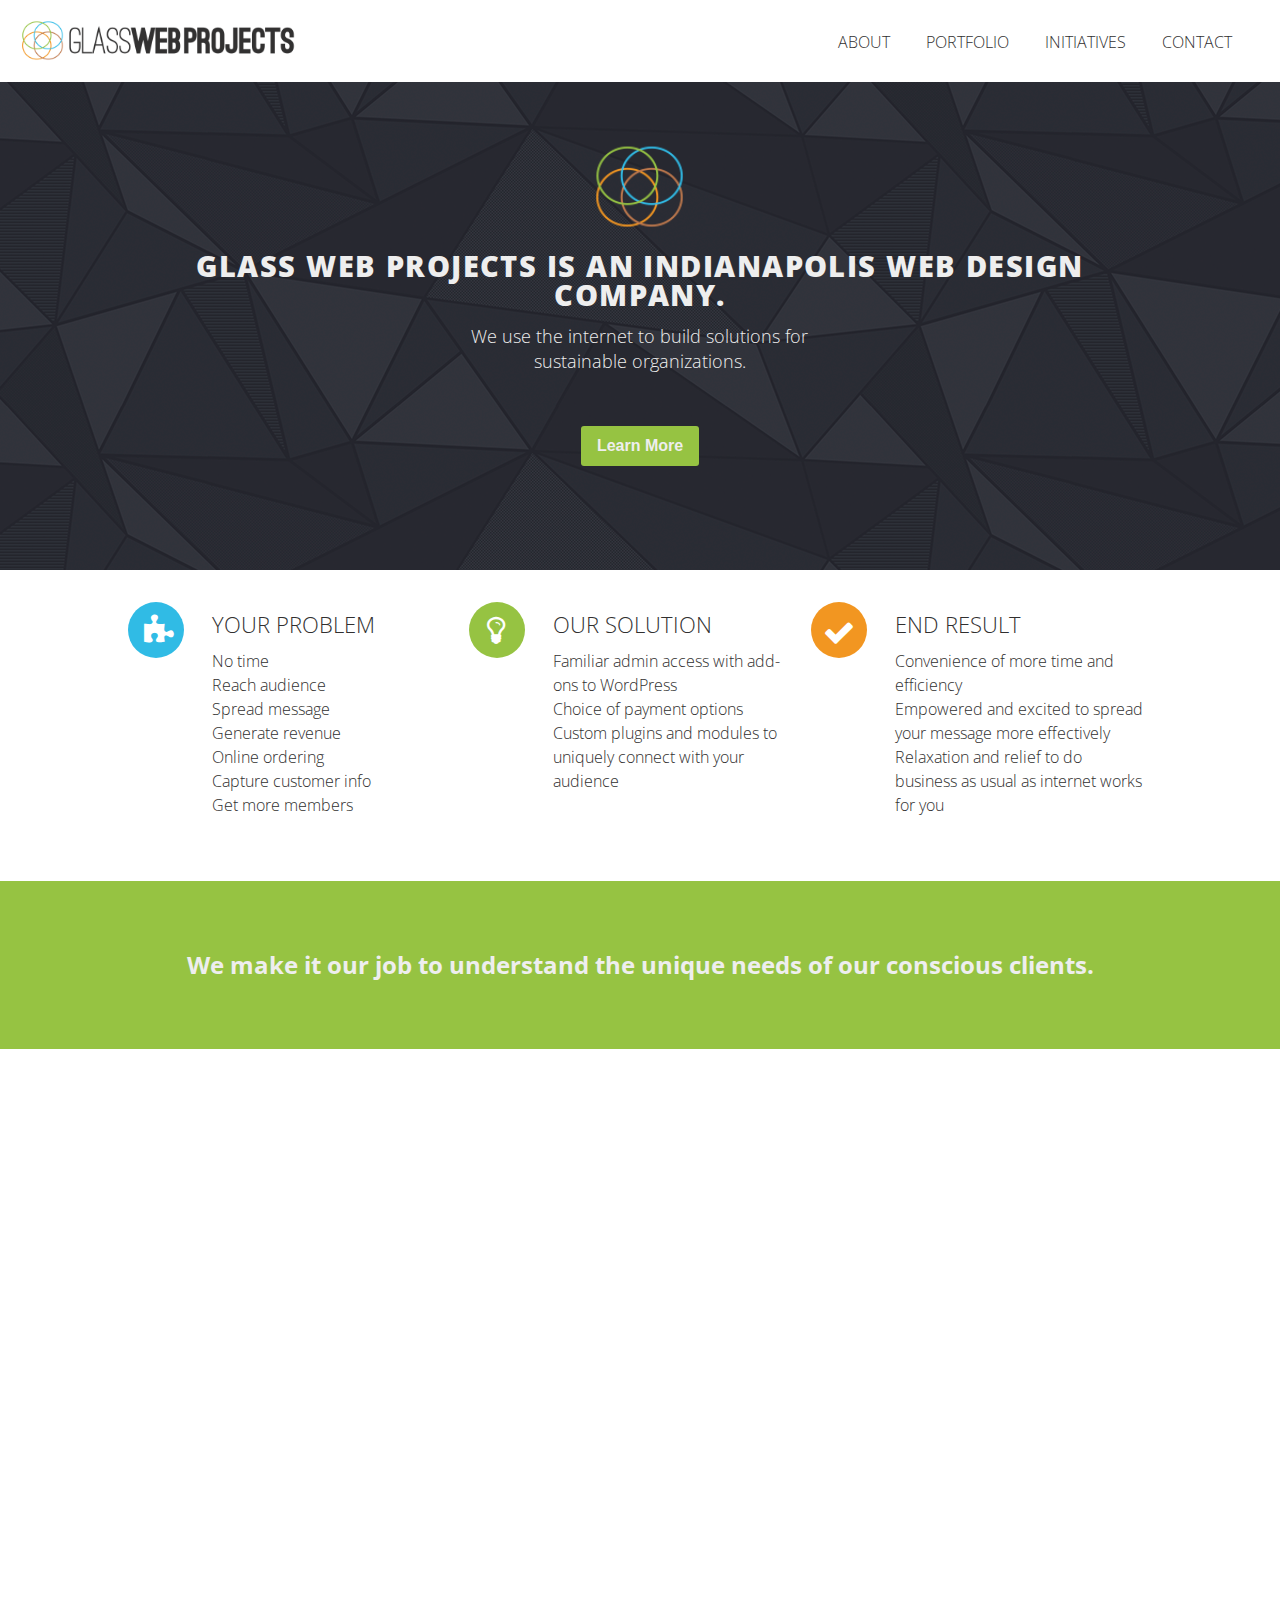
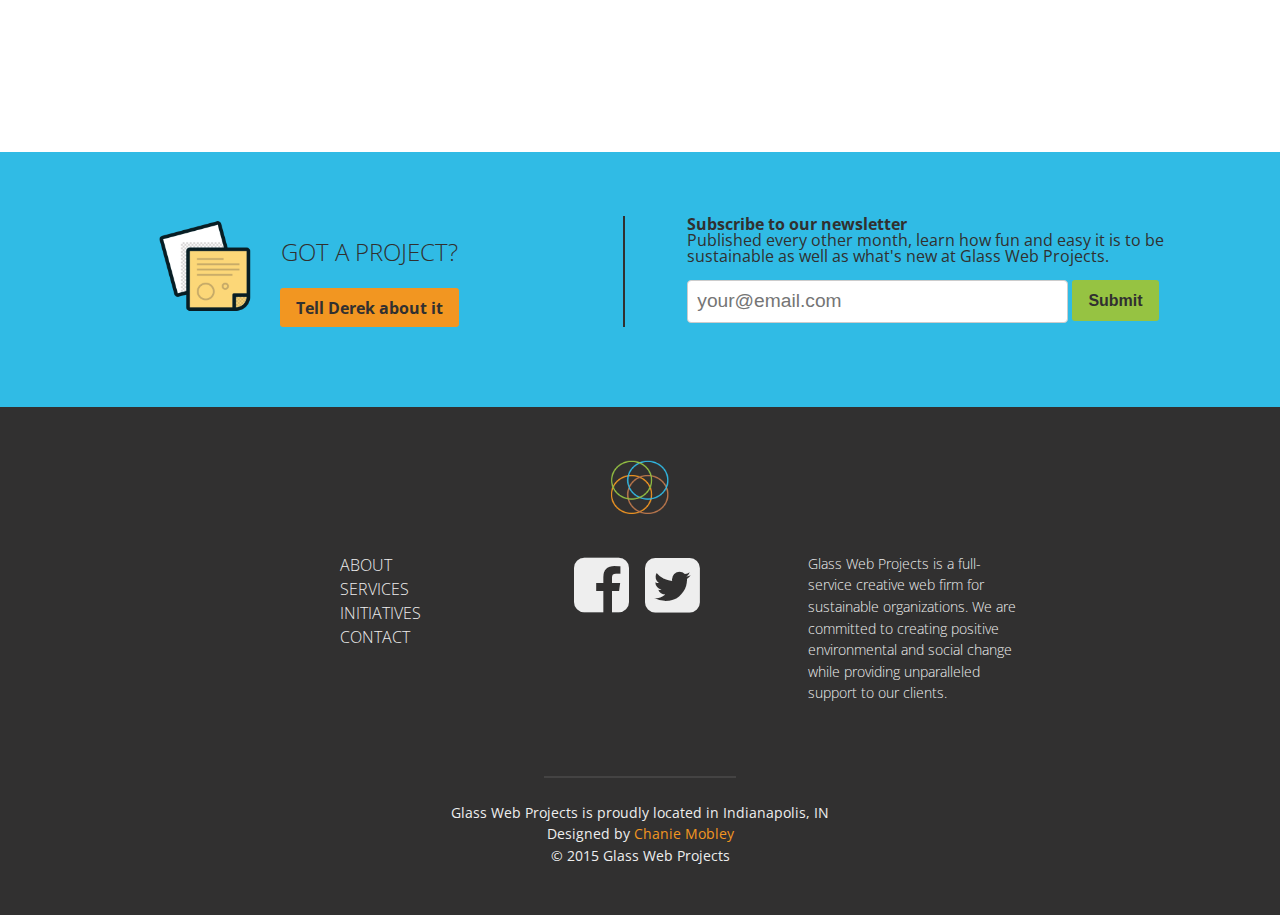
<file: index.html>
<!DOCTYPE html>
<html>
<head>
    <title>Glass Web Projects</title>
    <meta name="viewport" content="width=device-width, initial-scale=1">
    <link rel="icon" href="resources/images/favicon.ico" type="image/x-icon"/>
    <link rel="stylesheet" href="css/reset.css"/>
    <link rel="stylesheet" href="css/style.css"/>
    <link rel="stylesheet" href="bower_components/fontawesome/css/font-awesome.min.css">
    <link rel="stylesheet" href="css/animation.css"/>
    <!--<link rel="stylesheet" href="css/responsive-nav.css"/>
    <script src="script/responsive-nav.js"></script>-->
    <script src="bower_components/jquery/dist/jquery.min.js"></script>
    <script src="script/main.js"></script>
    <script src="script/wow.js"></script>
    <script>
        new WOW().init();
    </script>
    <link href='http://fonts.googleapis.com/css?family=Open+Sans:400,300,600,700,800' rel='stylesheet' type='text/css'>
</head>
<body>
<header class="navigation" role="banner">
    <div class="navigation-wrapper">
        <a href="javascript:void(0)" class="logo">
            <img src="resources/images/glasslogo.png" alt="Logo Image">
        </a>
        <a href="javascript:void(0)" class="navigation-menu-button" id="js-mobile-menu"><i class="fa fa-bars fa-2x"></i></a>
        <nav role="navigation">
            <ul id="js-navigation-menu" class="navigation-menu show">
                <li class="nav-link"><a href="about">About</a></li>
                <li class="nav-link"><a href="portfolio">Portfolio</a></li>
                <li class="nav-link"><a href="initiatives">Initiatives</a></li>
                <li class="nav-link"><a href="contact">Contact</a></li>
            </ul>
        </nav>
    </div>
</header>

<div class="hero">
    <div class="hero-inner">
        <a href="" class="hero-logo"><img src="resources/images/rings.png" class="slideUp" alt="Logo Image"></a>
        <div class="hero-copy">
            <h1>Glass Web Projects is an Indianapolis web design company.</h1>
            <p>We use the internet to build solutions for sustainable organizations.</p>
        </div>
        <button><a href="services">Learn More</a></button>
    </div>
</div>
<div class="wrapper">
    <ul class="bullets">
        <li class="bullet three-col-bullet">
            <div class="bullet-icon bullet-icon-1">
                <i class="fa fa-puzzle-piece fa-2x fa-inverse wow fadeIn"></i>
            </div>
            <div class="bullet-content">
                <h2>Your problem</h2>
                <ul><li>No time</li>
                    <li>Reach audience</li>
                    <li>Spread message</li>
                    <li>Generate revenue</li>
                    <li>Online ordering</li>
                    <li>Capture customer info</li>
                    <li>Get more members</li>
                </ul>
            </div>
        </li>
        <li class="bullet three-col-bullet">
            <div class="bullet-icon bullet-icon-2">
                <i class="fa fa-lightbulb-o fa-2x fa-inverse wow fadeIn"></i>
            </div>
            <div class="bullet-content">
                <h2>Our solution</h2>
                <ul><li>Familiar admin access with add-ons to WordPress</li>
                <li>Choice of payment options</li>
                <li>Custom plugins and modules to uniquely connect with your audience</li>
            </ul>
            </div>
        </li>
        <li class="bullet three-col-bullet">
            <div class="bullet-icon bullet-icon-3">
                <i class="fa fa-check fa-2x fa-inverse wow fadeIn"></i>
            </div>
            <div class="bullet-content">
                <h2>End Result</h2>
                <ul><li>Convenience of more time and efficiency</li>
                <li>Empowered and excited to spread your message more effectively</li>
                <li>Relaxation and relief to do business as usual as internet works for you</li>
            </ul>
            </div>
        </li>
    </ul>
</div>
<div class="statement">
    <h1>We make it our job to understand the unique needs of our conscious clients.</h1>
</div>

<div id="testwrapper" class="wow pullUp">
        <div class="testcol">
            <div class="comment">
                <div class="comment-image">
                    <img src="resources/images/earthmamacompost.jpg" class="img-responsive" alt="Earth Mama Compost: New Animation"/>
                </div>
                <div class="comment-content">
                    <p>"I really appreciate how Glass Web Projects has kept me up to date on the progress. I also think that everyone I have worked with has been very professional and kind. You guys are full of great ideas!"</p>
                    <p class="comment-detail"><strong>Heather Maybury</strong> <br />Owner - Earth Mama Compost</p>
                </div>
                <a href data-modal data-trigger="modal1" class="button">See Latest Project</a>
            </div>

        </div>
    <div class="testcol">
        <div class="comment">
            <div class="comment-image">
                <img src="resources/images/indyvegsociety.png" alt="Indianapolis Vegetarian Society logo">
            </div>
            <div class="comment-content">
                <p>"Before Glass Web Projects, we were using a site that looked more like a blog than a legit website. Users had to scroll through a lot of data to reach anything. We now have a searchable restaurant page where users are able to leave reviews. IVS now has a website we're proud of, uniquely tailored to our needs and we're further along than we have ever been. Glass Web Projects has definitely helped IVS gain more attention and become the resource we strive to be."</p>
                <p class="comment-detail"><strong>Jessica Suhre</strong> <br />Coordinator - Indy Vegetarian Society</p>
            </div>
            <a href data-modal data-trigger="modal2" class="button">See Latest Project</a>
        </div>

        </div>
    <div class="testcol">
        <div class="comment">
            <div class="comment-image">
                <img src="resources/images/openforservice.jpg" alt="Open For Service logo">
            </div>
            <div class="comment-content">
            <p>"Derek and his team were instrumental with the viability of Open For Service.  Glass Web Projects was able to quickly create a much needed application and demonstrate a proof of concept that will be vital to our future.  We are currently hosting thousands of records in our database and have had great response from a user perspective. Now we can focus on scaling and fundraising!"</p>
            <p class="comment-detail"><strong>Josh Driver</strong> <br />Owner - Open for Service</p>
        </div>
            <a href data-modal data-trigger="modal3" class="button">See Latest Project</a>
        </div>

        </div>

</div>

<div class="lowerContent">
    <div class="gotProj">
        <div class="projIcon">
            <img src="resources/images/project.png" class="img-responsive" />
        </div>
        <div class="projContent">
            <h2>Got a project?</h2>
            <a href="javascript:void(0)" class="button">Tell Derek about it</a>
        </div>
    </div>
    <div class="signUp">
        <div>
            <h2>Subscribe to our newsletter</h2>
            <p>Published every other month, learn how fun and easy it is to be sustainable as well as what's new at Glass Web Projects.</p>
            <form>
                <input type="email" placeholder="your@email.com" id="newsEmail" />
                <button>Submit</button>
            </form>
        </div>
    </div>
</div>



<footer class="footer" role="contentinfo">
    <div class="footer-logo">
        <img src="resources/images/rings.png" alt="Logo image">
    </div>
    <div class="footer-links">
        <section><ul>
            <li><a href="about">About</a></li>
            <li><a href="services">Services</a></li>
            <li><a href="initiatives">Initiatives</a></li>
            <li><a href="contact">Contact</a></li>
        </ul></section>
        <section>
            <ul>
                <li><a href="https://www.facebook.com/glasswebprojects"><i class="fa fa-facebook-square fa-4x fa-inverse"></i></a><a href="https://twitter.com/glasswebprojcts"><i class="fa fa-twitter-square fa-4x fa-inverse"></i></a></li>
            </ul>
        </section>
        <section>
            <p>Glass Web Projects is a full-service creative web firm for sustainable organizations. We are committed to creating positive environmental and social change while providing unparalleled support to our clients.</p>
        </section>
    </div>

    <hr>

    <p>Glass Web Projects is proudly located in Indianapolis, IN<br />
    Designed by <a href="http://chaniemobley.com">Chanie Mobley</a><br />
        &copy; 2015 Glass Web Projects
    </p>
</footer>
</body>
</html>
</file>
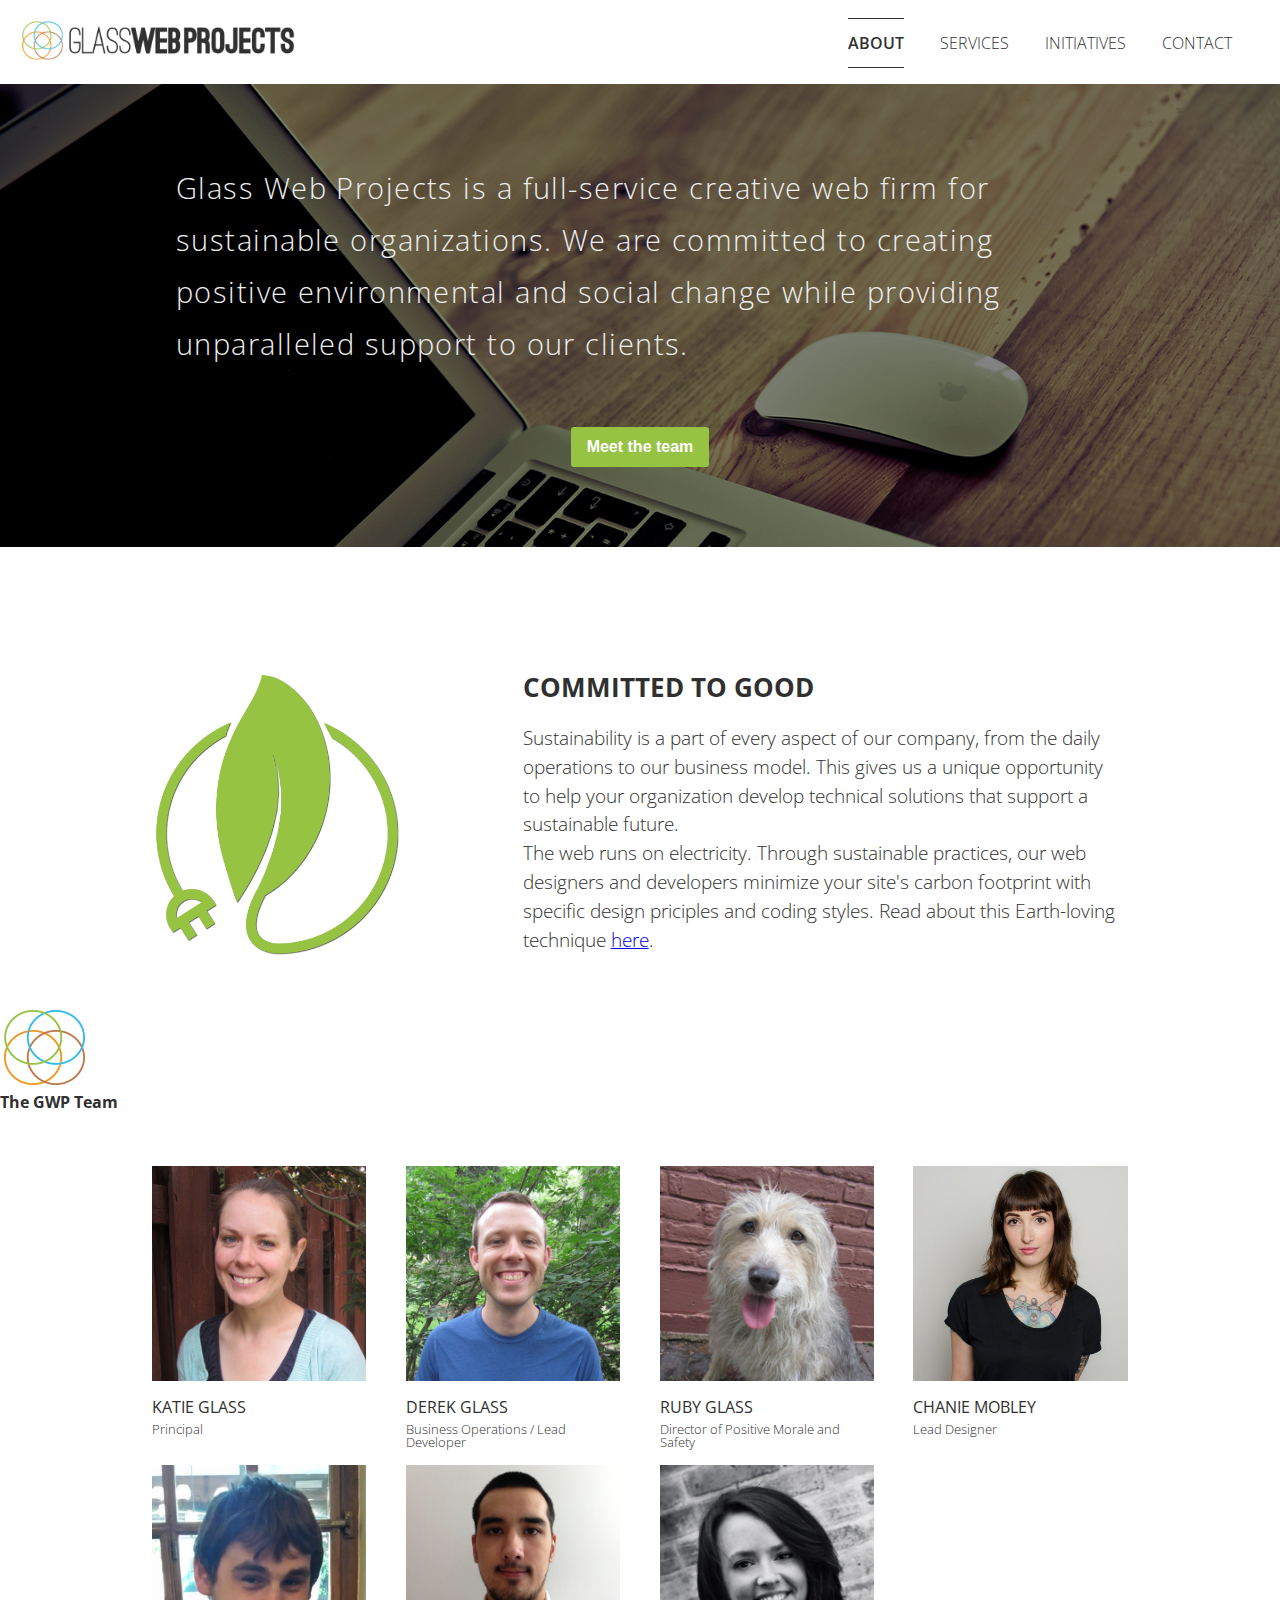
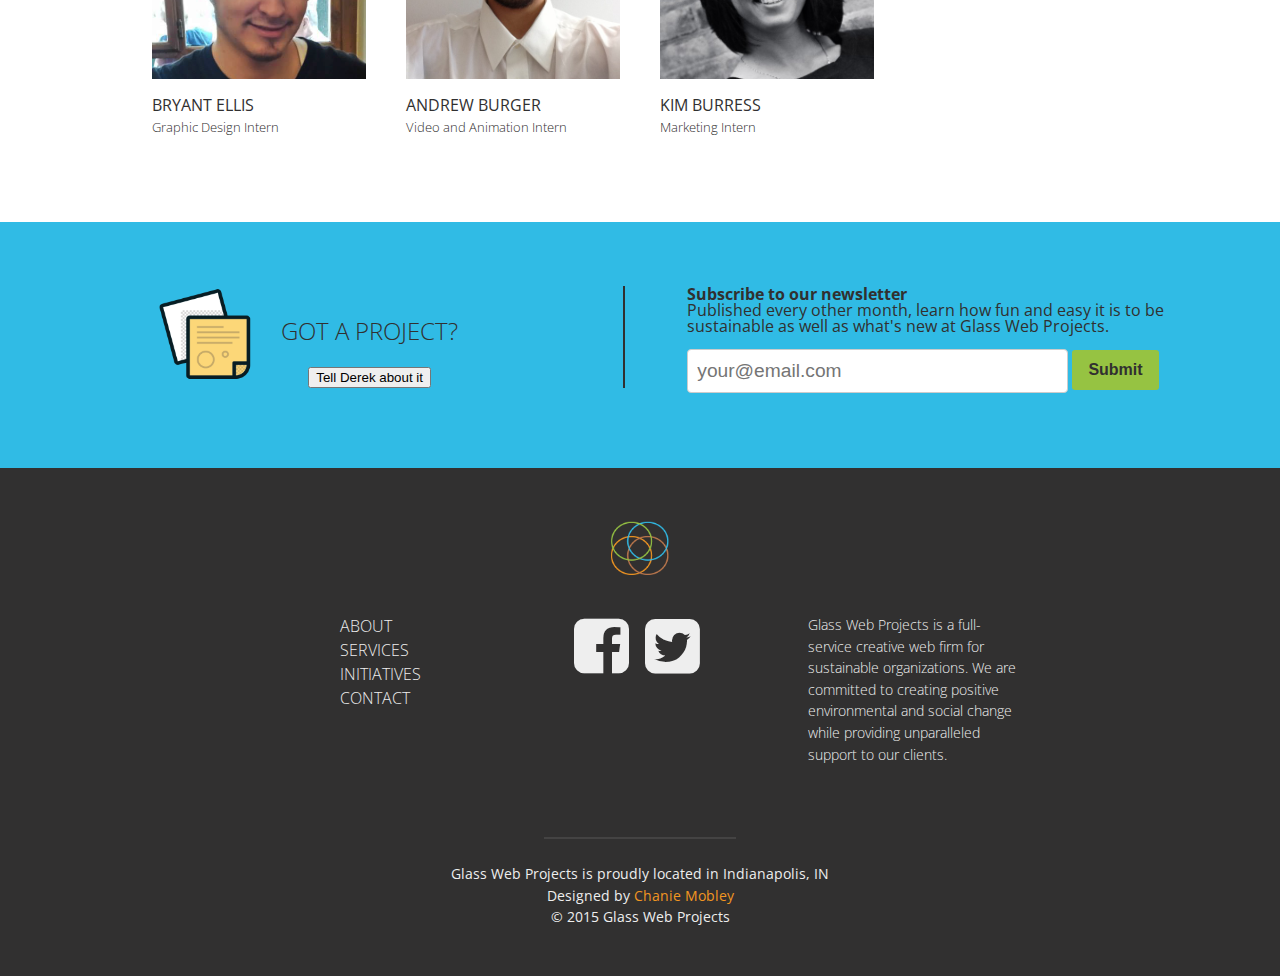
<file: about/index.html>
<!DOCTYPE html>
<html>
<head>
    <title>About Glass Web Projects</title>
    <meta name="viewport" content="width=device-width, initial-scale=1">
    <link rel="icon" href="../resources/images/favicon.ico" type="image/x-icon"/>
    <link rel="stylesheet" href="../css/reset.css"/>
    <link rel="stylesheet" href="../css/style.css"/>
    <link rel="stylesheet" href="../bower_components/fontawesome/css/font-awesome.min.css">
    <link rel="stylesheet" href="../css/animation.css"/>
    <!--<link rel="stylesheet" href="css/responsive-nav.css"/>
    <script src="script/responsive-nav.js"></script>-->
    <script src="../bower_components/jquery/dist/jquery.min.js"></script>
    <script src="../script/main.js"></script>
    <script src="../script/wow.js"></script>
    <script>
        new WOW().init();
    </script>
    <link href='http://fonts.googleapis.com/css?family=Open+Sans:400,300,600,700,800' rel='stylesheet' type='text/css'>

</head>
<body>
<header class="navigation" role="banner">
    <div class="navigation-wrapper">
        <a href="../glass" class="logo">
            <img src="../resources/images/glasslogo.png" alt="Logo Image">
        </a>
        <a href="javascript:void(0)" class="navigation-menu-button" id="js-mobile-menu"><i class="fa fa-bars fa-2x"></i></a>
        <nav role="navigation">
            <ul id="js-navigation-menu" class="navigation-menu show">
                <li class="nav-link"><a href="javascript:void(0)" class="active" >About</a></li>
                <li class="nav-link"><a href="../services.html">Services</a></li>
                <li class="nav-link"><a href="../initiatives.html">Initiatives</a></li>
                <li class="nav-link"><a href="../contact">Contact</a></li>
            </ul>
        </nav>
    </div>
</header>
<div id="abouthero">
    <div class="hero-inner">
        <!--<a href="" class="hero-logo"><img src="" class="slideUp" alt="Logo Image"></a>-->
        <div class="hero-copy">
            <h1>Glass Web Projects is a full-service creative web firm for sustainable organizations. We are committed to creating positive environmental and social change while providing unparalleled support to our clients.</h1>
        </div>
        <a href="#team"><button>Meet the team</button></a>
    </div>
</div>

<div class="side-image">
    <div class="images-wrapper"><img src="../resources/images/sustainable.png" class="wow slideLeft img-responsive" /></div>
    <div class="side-image-content wow pullDown">
        <h1>Committed to Good</h1>
        <p>Sustainability is a part of every aspect of our company, from the daily operations to our business model. This gives us a unique opportunity to help your organization develop technical solutions that support a sustainable future.<br />
            The web runs on electricity. Through sustainable practices, our web designers and developers minimize your site's carbon footprint with specific design priciples and coding styles. Read about this Earth-loving technique <a href="www.alistapart.com/article/sustainable-web-design">here</a>.

        </p>
    </div>
</div>

<div id="team">
    <div class="teamintro">
        <div class="teamwrap">
            <img src="../resources/images/rings.png" class="img-responsive" alt="GWP Rings" />
            <h1>The GWP Team</h1>
        </div>
    </div>
    <div class="teamGrid">
        <div class="teamMember">
            <img src="../resources/images/katieglass.jpg" class="img-responsive" alt="Katie Glass" />
            <h3>Katie Glass</h3>
            <p>Principal</p>
        </div>
        <div class="teamMember">
            <img src="../resources/images/derekglass.jpg" class="img-responsive" alt="Derek Glass" />
            <h3>Derek Glass</h3>
            <p>Business Operations / Lead Developer</p>
        </div>
        <div class="teamMember">
            <img src="../resources/images/rubyglass.jpg" class="img-responsive" alt="Ruby Glass" />
            <h3>Ruby Glass</h3>
            <p>Director of Positive Morale and Safety</p>
        </div>
        <div class="teamMember">
            <img src="../resources/images/chaniemobley.jpg" class="img-responsive" alt="Chanie Mobley" />
            <h3>Chanie Mobley</h3>
            <p>Lead Designer</p>
        </div>
        <div class="teamMember">
            <img src="../resources/images/bryantellis.png" class="img-responsive" alt="Bryant Ellis" />
            <h3>Bryant Ellis</h3>
            <p>Graphic Design Intern</p>
        </div>
        <div class="teamMember">
            <img src="../resources/images/andrewburger.jpg" class="img-responsive" alt="Andrew Burger" />
            <h3>Andrew Burger</h3>
            <p>Video and Animation Intern</p>
        </div>
        <div class="teamMember">
            <img src="../resources/images/kimburress.jpg" class="img-responsive" alt="Kim Burress" />
            <h3>Kim Burress</h3>
            <p>Marketing Intern</p>
        </div>
    </div>
</div>


<div class="lowerContent">
    <div class="gotProj">
        <div class="projIcon">
            <img src="../resources/images/project.png" class="img-responsive" />
        </div>
        <div class="projContent">
            <h2>Got a project?</h2>
            <button>Tell Derek about it</button>
        </div>
    </div>
    <div class="signUp">
        <div>
            <h2>Subscribe to our newsletter</h2>
            <p>Published every other month, learn how fun and easy it is to be sustainable as well as what's new at Glass Web Projects.</p>
            <form>
                <input type="email" placeholder="your@email.com" id="newsEmail" />
                <button>Submit</button>
            </form>
        </div>
    </div>
</div>

<footer class="footer" role="contentinfo">
    <div class="footer-logo">
        <img src="../resources/images/rings.png" alt="Logo image">
    </div>
    <div class="footer-links">
        <section><ul>
            <li><a href="#">About</a></li>
            <li><a href="../services.html">Services</a></li>
            <li><a href="../initiatives.html">Initiatives</a></li>
            <li><a href="../contact">Contact</a></li>
        </ul></section>
        <section><ul>
            <li><a href="https://www.facebook.com/glasswebprojects"><i class="fa fa-facebook-square fa-4x fa-inverse"></i></a><a href="https://twitter.com/glasswebprojcts"><i class="fa fa-twitter-square fa-4x fa-inverse"></i></a></li>
        </ul></section>
        <section>
            <p>Glass Web Projects is a full-service creative web firm for sustainable organizations. We are committed to creating positive environmental and social change while providing unparalleled support to our clients.</p>
        </section>
    </div>

    <hr>

    <p>Glass Web Projects is proudly located in Indianapolis, IN<br />
        Designed by <a href="http://chaniemobley.com">Chanie Mobley</a><br />
        &copy; 2015 Glass Web Projects
    </p>
</footer>
</body>

</html>
</file>
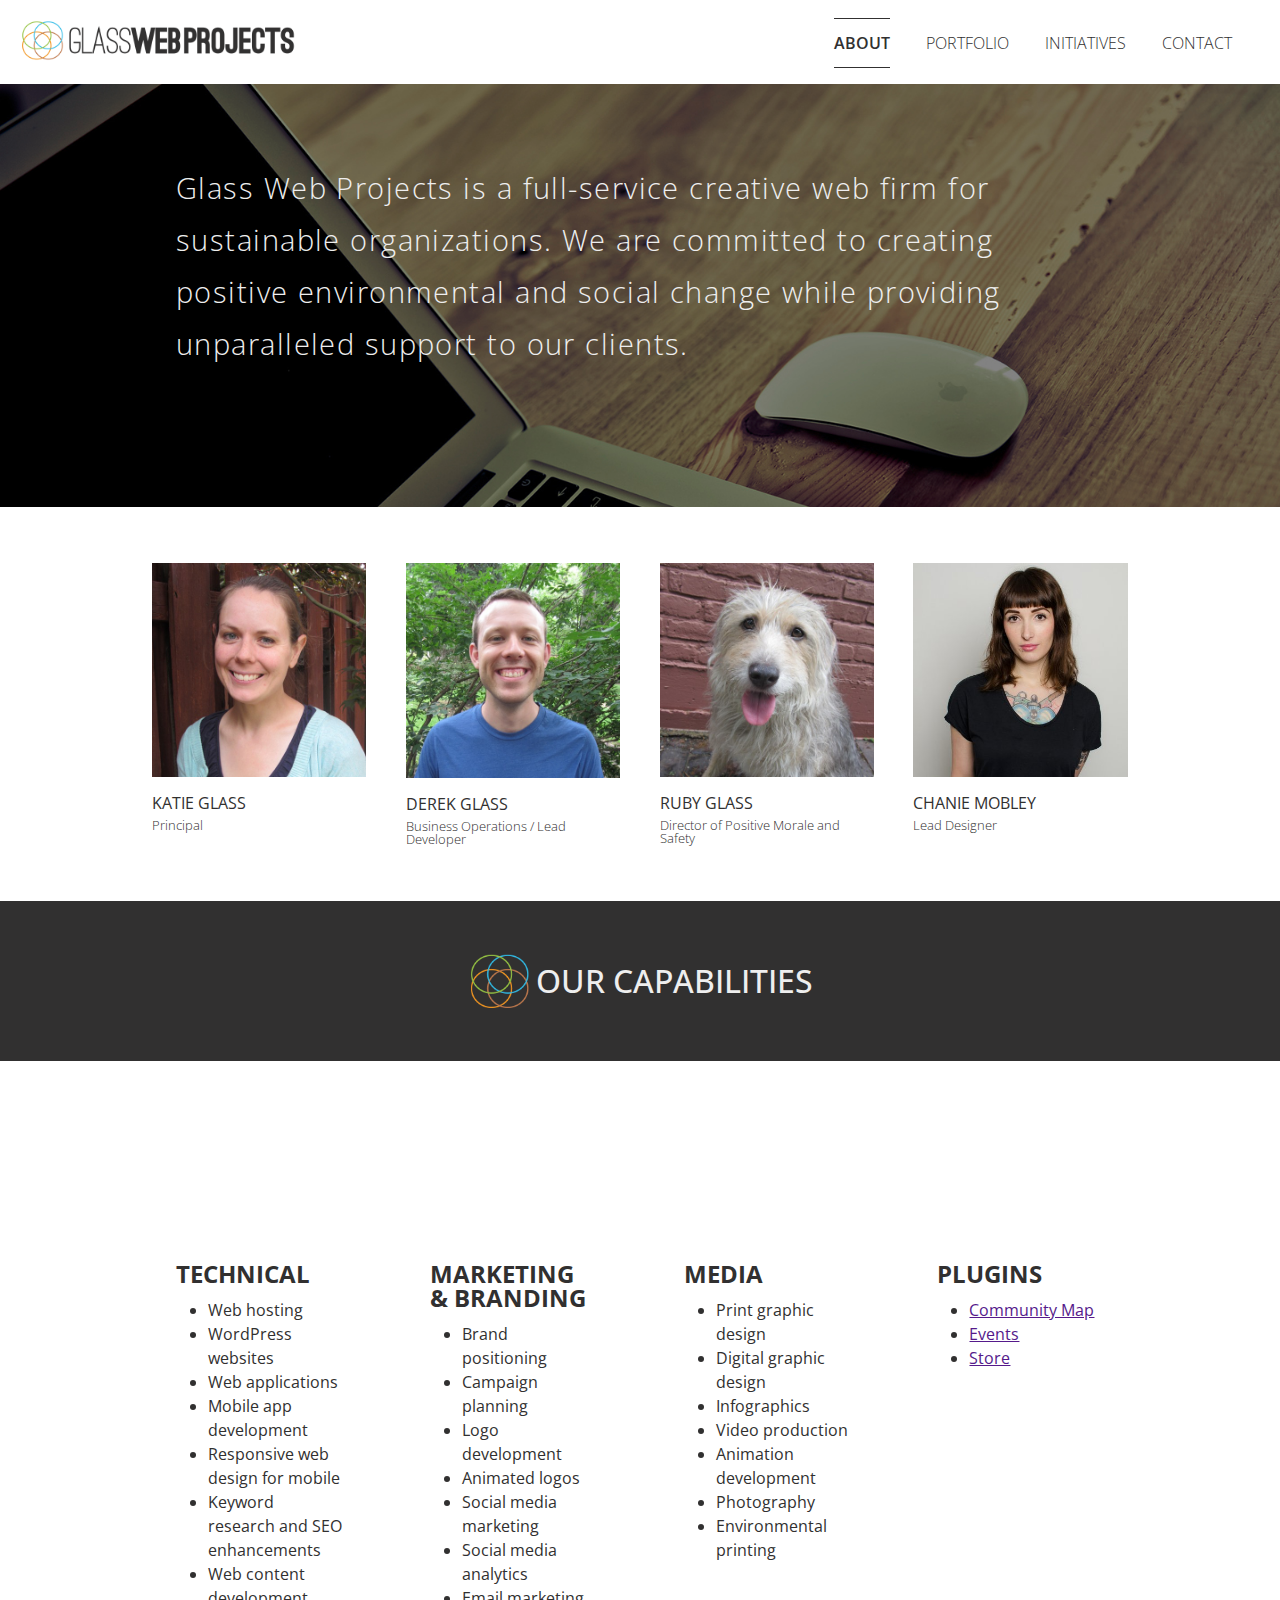
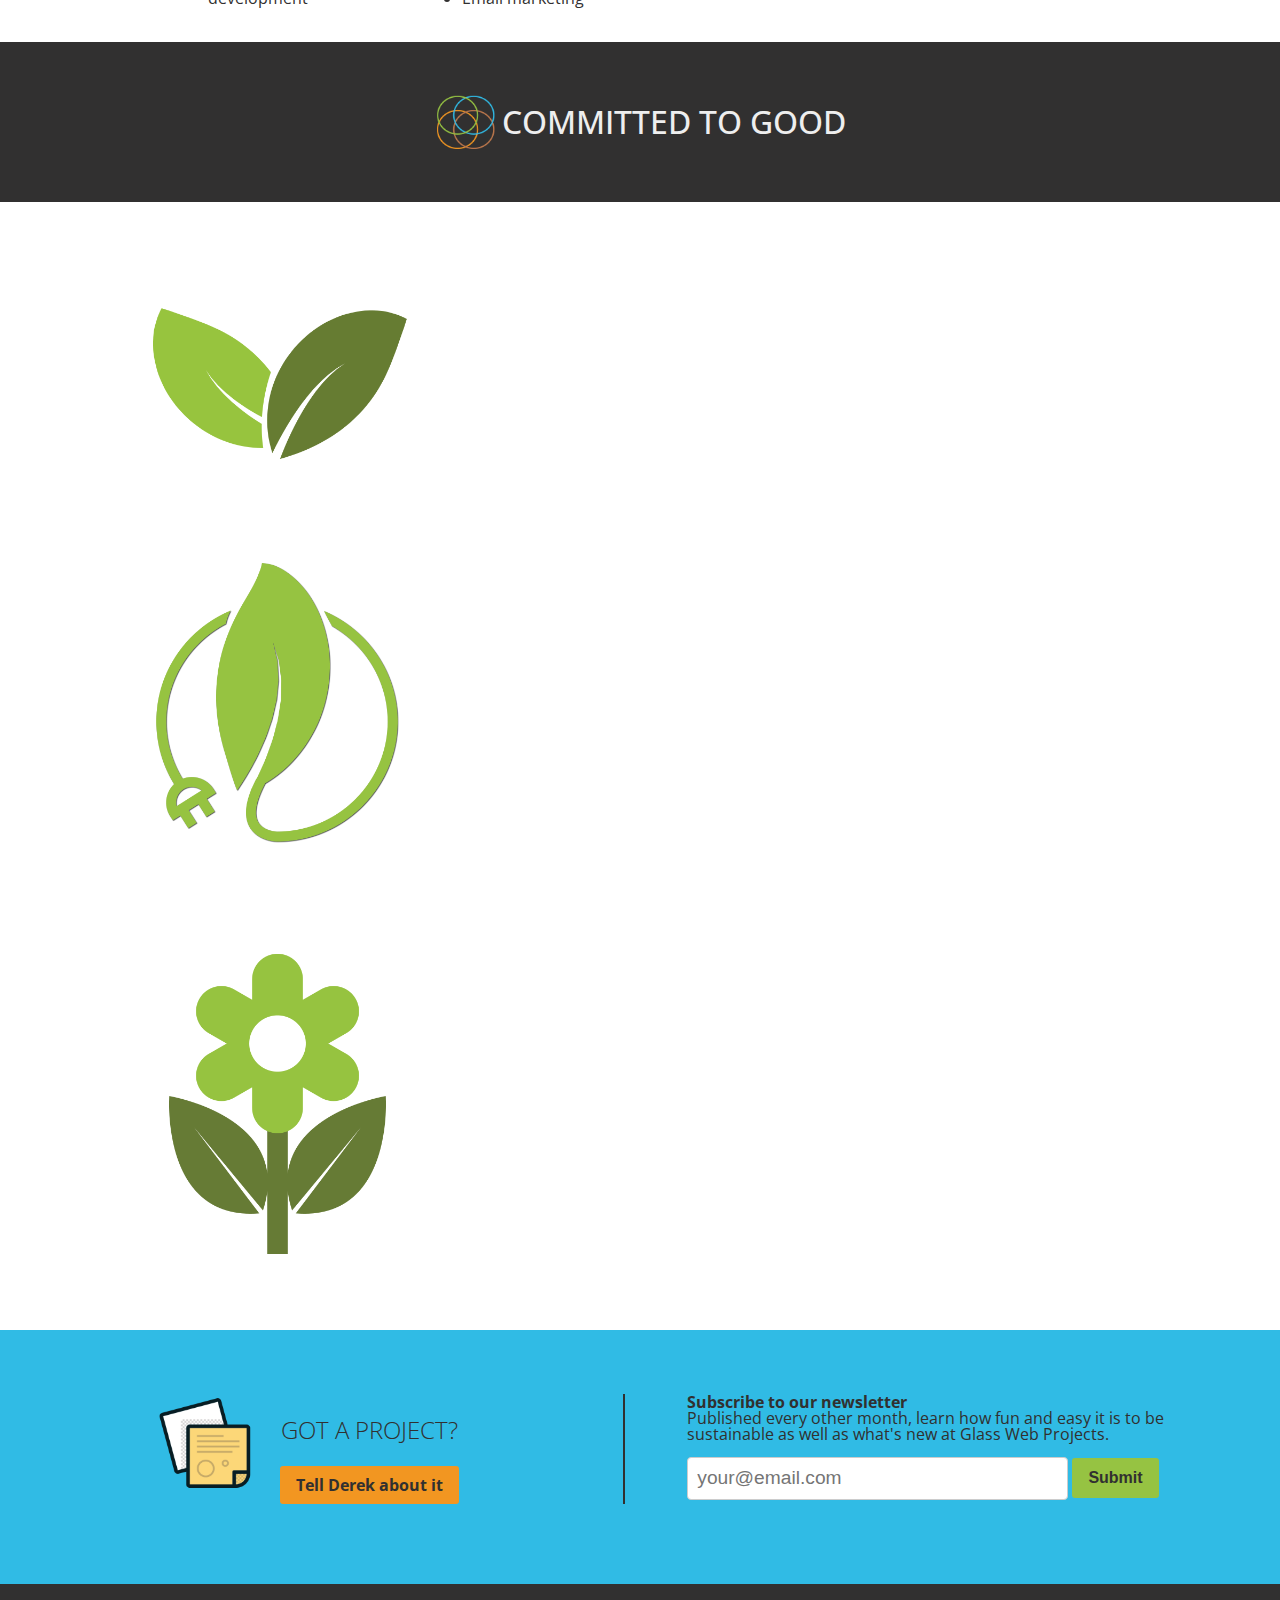
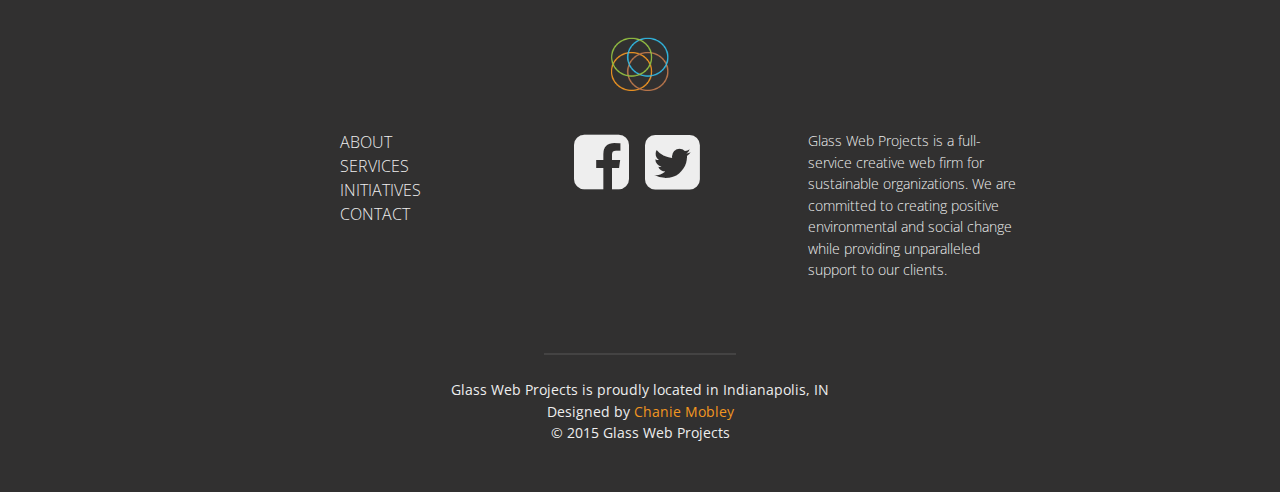
<file: about.html>
<!DOCTYPE html>
<html>
<head>
    <title>About Glass Web Projects</title>
    <meta name="viewport" content="width=device-width, initial-scale=1">
    <link rel="icon" href="resources/images/favicon.ico" type="image/x-icon"/>
    <link rel="stylesheet" href="css/reset.css"/>
    <link rel="stylesheet" href="css/style.css"/>
    <link rel="stylesheet" href="bower_components/fontawesome/css/font-awesome.min.css">
    <link rel="stylesheet" href="css/animation.css"/>
    <!--<link rel="stylesheet" href="css/responsive-nav.css"/>
    <script src="script/responsive-nav.js"></script>-->
    <script src="bower_components/jquery/dist/jquery.min.js"></script>
    <script src="script/main.js"></script>
    <script src="script/wow.js"></script>
    <script>
        new WOW().init();
    </script>
    <link href='http://fonts.googleapis.com/css?family=Open+Sans:400,300,600,700,800' rel='stylesheet' type='text/css'>

</head>
<body>
<header class="navigation" role="banner">
    <div class="navigation-wrapper">
        <a href="/glass" class="logo">
            <img src="resources/images/glasslogo.png" alt="Logo Image">
        </a>
        <a href="javascript:void(0)" class="navigation-menu-button" id="js-mobile-menu"><i class="fa fa-bars fa-2x"></i></a>
        <nav role="navigation">
            <ul id="js-navigation-menu" class="navigation-menu show">
                <li class="nav-link"><a href="javascript:void(0)" class="active" >About</a></li>
                <li class="nav-link"><a href="portfolio">Portfolio</a></li>
                <li class="nav-link"><a href="initiatives">Initiatives</a></li>
                <li class="nav-link"><a href="contact">Contact</a></li>
            </ul>
        </nav>
    </div>
</header>
<div id="abouthero">
    <div class="hero-inner">
        <div class="hero-copy">
            <h1>Glass Web Projects is a full-service creative web firm for sustainable organizations. We are committed to creating positive environmental and social change while providing unparalleled support to our clients.</h1>
        </div>
    </div>
</div>

<div id="team">
    <div class="teamGrid">
        <div class="teamMember">
            <img src="resources/images/katieglass.jpg" class="img-responsive" alt="Katie Glass" />
            <h3>Katie Glass</h3>
            <p>Principal</p>
        </div>
        <div class="teamMember">
            <img src="resources/images/derekglass.jpg" class="img-responsive" alt="Derek Glass" />
            <h3>Derek Glass</h3>
            <p>Business Operations / Lead Developer</p>
        </div>
        <div class="teamMember">
            <img src="resources/images/rubyglass.jpg" class="img-responsive" alt="Ruby Glass" />
            <h3>Ruby Glass</h3>
            <p>Director of Positive Morale and Safety</p>
        </div>
        <div class="teamMember">
            <img src="resources/images/chaniemobley.jpg" class="img-responsive" alt="Chanie Mobley" />
            <h3>Chanie Mobley</h3>
            <p>Lead Designer</p>
        </div>
    </div>
</div>

<div class="capIntro">
    <div class="capWrap">
        <img src="resources/images/rings.png" class="img-responsive" alt="GWP Rings" />
        <h1>Our Capabilities</h1>
    </div>
</div>
<div class="serviceList">
    <div class="serviceItem">
        <img src="resources/images/development.png" class="wow pullUp img-responsive"/>
        <h1>Technical</h1>
        <ul>
            <li>Web hosting</li>
            <li>WordPress websites</li>
            <li>Web applications</li>
            <li>Mobile app development</li>
            <li>Responsive web design for mobile</li>
            <li>Keyword research and SEO enhancements</li>
            <li>Web content development</li>
        </ul>
    </div>
    <div class="serviceItem">
        <img src="resources/images/content.png" class="wow pullUp img-responsive"/>
        <h1>Marketing & Branding</h1>
        <ul>
            <li>Brand positioning</li>
            <li>Campaign planning</li>
            <li>Logo development</li>
            <li>Animated logos</li>
            <li>Social media marketing</li>
            <li>Social media analytics</li>
            <li>Email marketing</li>
        </ul>
    </div>
    <div class="serviceItem">
        <img src="resources/images/media.png" class="wow pullUp img-responsive"/>

        <h1>Media</h1>
        <ul>
            <li>Print graphic design</li>
            <li>Digital graphic design</li>
            <li>Infographics</li>
            <li>Video production</li>
            <li>Animation development</li>
            <li>Photography</li>
            <li>Environmental printing</li>
        </ul>
    </div>
    <div class="serviceItem">
        <img src="resources/images/plugins.png" class="wow pullUp img-responsive"/>

        <h1>Plugins</h1>
        <ul>
            <li><a href data-modal data-trigger="modal_plugin_map">Community Map</a></li>
            <li><a href data-modal data-trigger="modal_plugin_events">Events</a></li>
            <li><a href data-modal data-trigger="modal_plugin_store">Store</a></li>
        </ul>
    </div>
</div>

<div class="capIntro">
    <div class="capWrap">
        <img src="resources/images/rings.png" class="img-responsive" alt="GWP Rings" />
        <h1>Committed to Good</h1>
    </div>
</div>
<div class="side-image">
    <div class="images-wrapper"><img src="resources/images/leaves.png" class="wow slideLeft img-responsive" /></div>
    <div class="side-image-content wow pullDown">
        <p>Sustainability is a part of every aspect of our company, from the daily operations to our business model. This gives us a unique opportunity to help your organization develop technical solutions that support a sustainable future.
        </p>
    </div>
</div>
<div class="side-image">
    <div class="images-wrapper"><img src="resources/images/sustainable.png" class="wow slideLeft img-responsive" /></div>
    <div class="side-image-content wow pullDown">
        <h1>Sustainable Web Design</h1>
        <p>The web runs on electricity. Through sustainable practices, our web designers and developers minimize your site's carbon footprint with specific design priciples and coding styles. Read about this Earth-loving technique <a href="http://www.alistapart.com/article/sustainable-web-design">here</a>.
        </p>
    </div>
</div>
<div class="side-image">
    <div class="images-wrapper"><img src="resources/images/flower.png" class="wow slideLeft img-responsive" /></div>
    <div class="side-image-content wow pullDown">
        <h1>We Walk the Talk</h1>
            <ul>
                <li>Donate a percentage of our income to local, sustainable charities with every project</li>
                <li>Donate web services to one non-profit each year - see our recipient for 2015 <a href="http://glasswebprojects.com/portfolio/view/Open+for+Service:+Business+Directory#page-header">Open For Service: Business Directory</a></li>
                <li>Exclusively use local talent - we never outsource</li>
                <li>Business cards locally printed on recycled card stock with soy ink</li>
                <li>Focus on professional development for freelancers</li>
                <li>Gainfully employing a <a href="/about/team/Ruby+Glass">rescued dog</a></li>
            </ul>
    </div>
</div>




<div class="lowerContent">
    <div class="gotProj">
        <div class="projIcon">
            <img src="resources/images/project.png" class="img-responsive" />
        </div>
        <div class="projContent">
            <h2>Got a project?</h2>
            <a href="javascript:void(0)" class="button">Tell Derek about it</a>
        </div>
    </div>
    <div class="signUp">
        <div>
            <h2>Subscribe to our newsletter</h2>
            <p>Published every other month, learn how fun and easy it is to be sustainable as well as what's new at Glass Web Projects.</p>
            <form>
                <input type="email" placeholder="your@email.com" id="newsEmail" />
                <button>Submit</button>
            </form>
        </div>
    </div>
</div>

<footer class="footer" role="contentinfo">
    <div class="footer-logo">
        <img src="resources/images/rings.png" alt="Logo image">
    </div>
    <div class="footer-links">
        <section><ul>
            <li><a href="javascript:void(0)">About</a></li>
            <li><a href="services">Services</a></li>
            <li><a href="initiatives">Initiatives</a></li>
            <li><a href="contact">Contact</a></li>
        </ul></section>
        <section><ul>
            <li><a href="https://www.facebook.com/glasswebprojects"><i class="fa fa-facebook-square fa-4x fa-inverse"></i></a><a href="https://twitter.com/glasswebprojcts"><i class="fa fa-twitter-square fa-4x fa-inverse"></i></a></li>
        </ul></section>
        <section>
            <p>Glass Web Projects is a full-service creative web firm for sustainable organizations. We are committed to creating positive environmental and social change while providing unparalleled support to our clients.</p>
        </section>
    </div>

    <hr>

    <p>Glass Web Projects is proudly located in Indianapolis, IN<br />
        Designed by <a href="http://chaniemobley.com">Chanie Mobley</a><br />
        &copy; 2015 Glass Web Projects
    </p>
</footer>
</body>

</html>
</file>
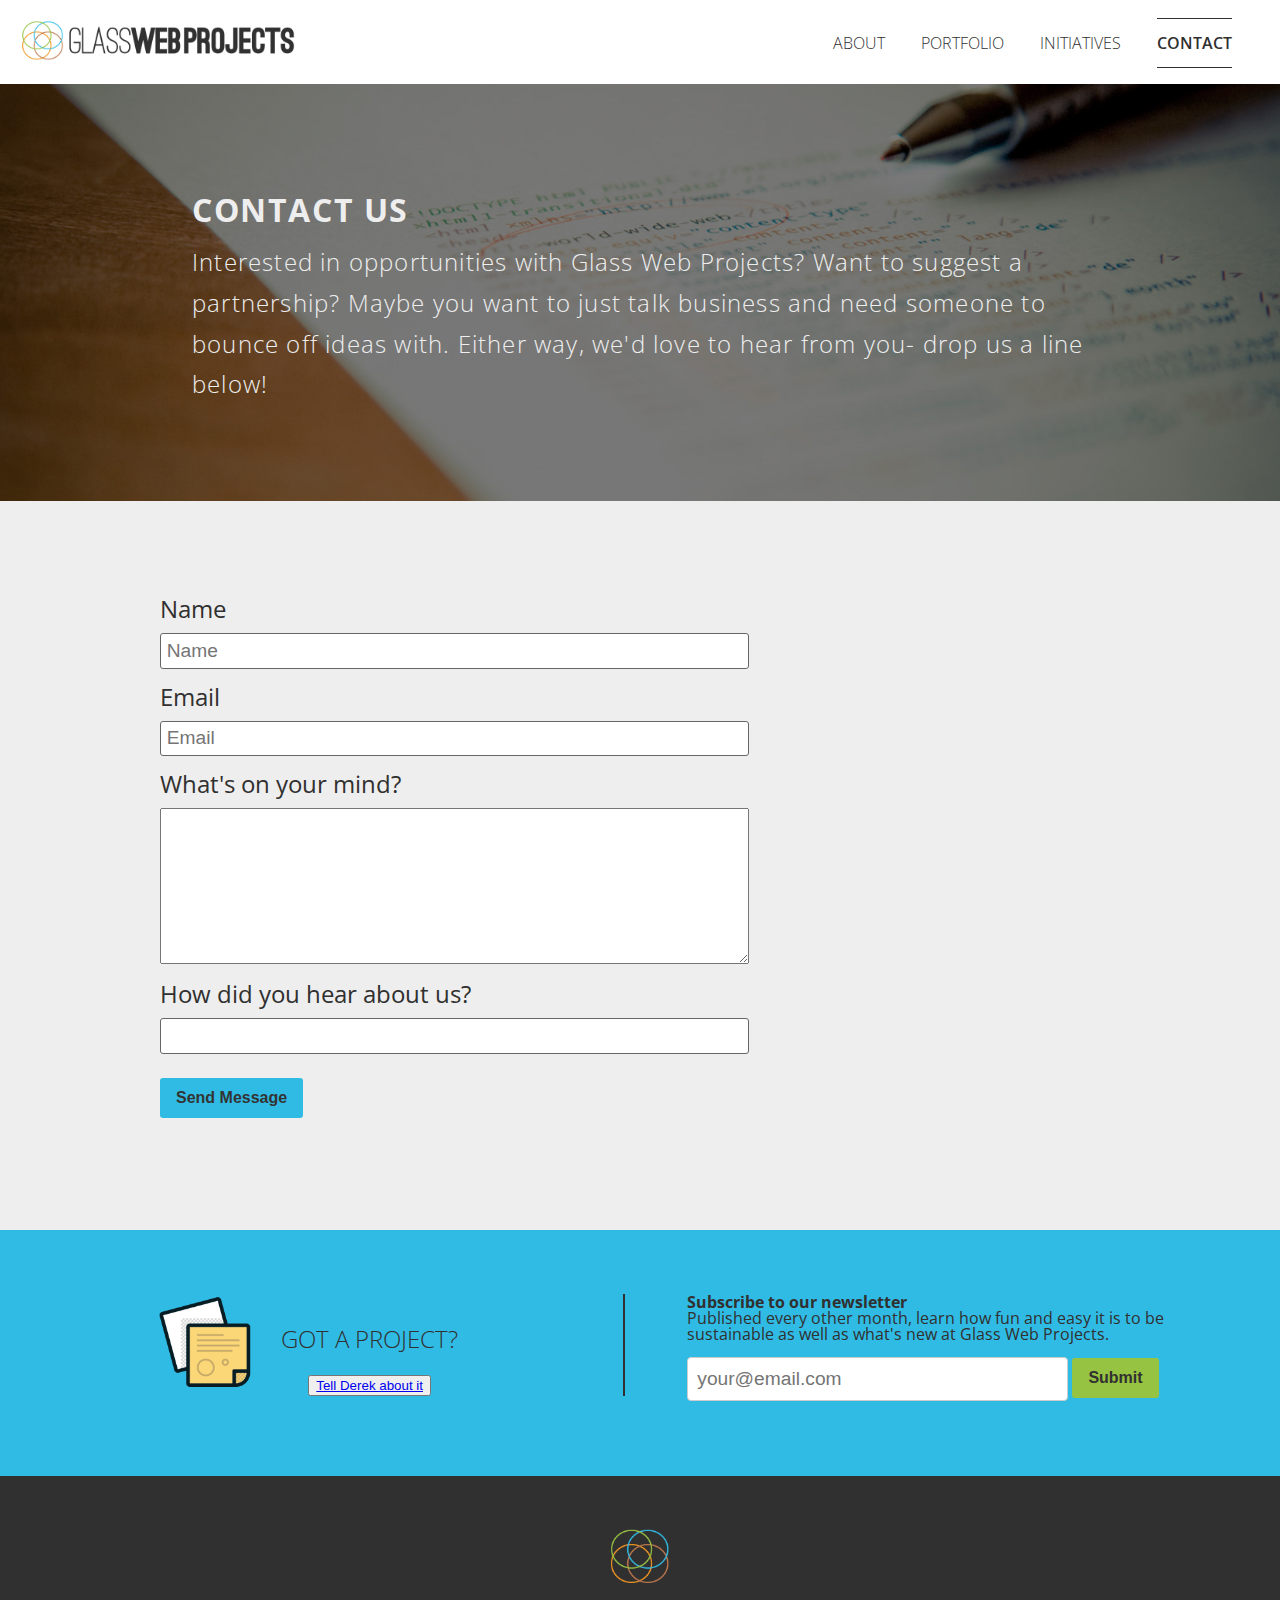
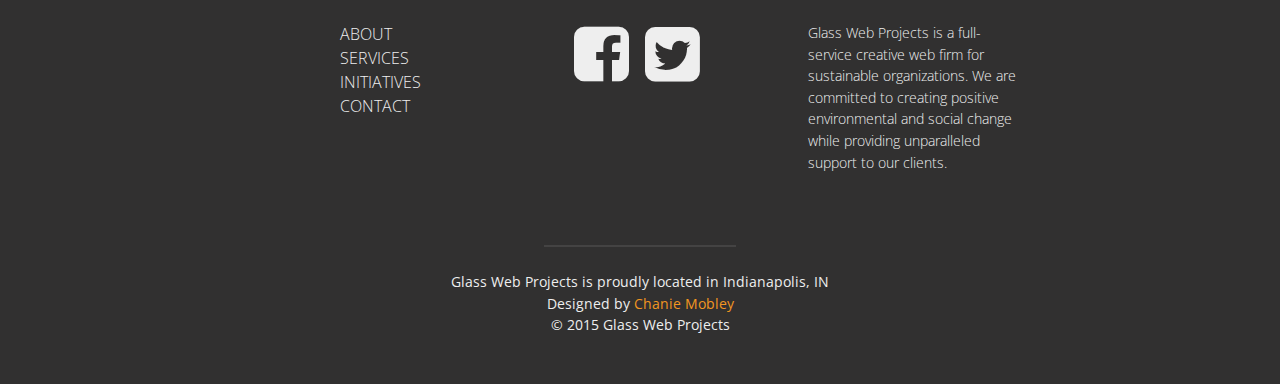
<file: contact.html>
<!DOCTYPE html>
<html>
<head>
    <title>Contact Glass Web Projects</title>
    <meta name="viewport" content="width=device-width, initial-scale=1">
    <link rel="icon" href="resources/images/favicon.ico" type="image/x-icon"/>
    <link rel="stylesheet" href="css/reset.css"/>
    <link rel="stylesheet" href="css/style.css"/>
    <link rel="stylesheet" href="bower_components/fontawesome/css/font-awesome.min.css">
    <link rel="stylesheet" href="css/animation.css"/>
    <!--<link rel="stylesheet" href="css/responsive-nav.css"/>
    <script src="script/responsive-nav.js"></script>-->
    <script src="bower_components/jquery/dist/jquery.min.js"></script>
    <script src="script/main.js"></script>
    <script src="script/wow.js"></script>
    <script>
        new WOW().init();
    </script>
    <link href='http://fonts.googleapis.com/css?family=Open+Sans:400,300,600,700,800' rel='stylesheet' type='text/css'>
</head>
<body>
<header class="navigation" role="banner">
    <div class="navigation-wrapper">
        <a href="/glass" class="logo">
            <img src="resources/images/glasslogo.png" alt="Logo Image">
        </a>
        <a href="javascript:void(0)" class="navigation-menu-button" id="js-mobile-menu"><i class="fa fa-bars fa-2x"></i></a>
        <nav role="navigation">
            <ul id="js-navigation-menu" class="navigation-menu show">
                <li class="nav-link"><a href="about">About</a></li>
                <li class="nav-link"><a href="portfolio">Portfolio</a></li>
                <li class="nav-link"><a href="initiatives">Initiatives</a></li>
                <li class="nav-link"><a href="contact" class="active" >Contact</a></li>
            </ul>
        </nav>
    </div>
</header>
<div id="contactHero">
    <div class="hero-inner">
        <div class="hero-copy">
            <h1>Contact Us</h1>
            <h2>Interested in opportunities with Glass Web Projects? Want to suggest a partnership? Maybe you want to just talk business and need someone to bounce off ideas with. Either way, we'd love to hear from you- drop us a line below!</h2>
        </div>
    </div>
</div>
<div id="formContainer">
    <div id="contactForm">
        <form class="form" action="" method="post" id="contact">
            <div class="alert"></div>
            <div class="content">
                <div class="field">
                    <label>Name</label>
                    <input type="text" placeholder="Name" name="contactName" id="contactName" />
                </div>
                <div class="field">
                    <label>Email</label>
                    <input type="text" placeholder="Email" name="contactEmail" id="contactEmail" />
                </div>
                <div class="field">
                    <label>What's on your mind?</label>
                    <textarea name="contactMessage" id="contactMessage"></textarea>
                </div>
                <div class="field">
                    <label>How did you hear about us?</label>
                    <input type="text" name="contactReferral" id="contactReferral" />
                </div>
                <input type="hidden" name="_subject" value="Website Contact Submission" />
                <input type="text" name="_gotcha" style="display:none" />
                <div class="field align-right">
                    <button type="submit" class="btn" name="submit">Send Message</button>
                </div>
            </div>
        </form>
    </div>
</div>



<div class="lowerContent noTop">
    <div class="gotProj">
        <div class="projIcon">
            <img src="resources/images/project.png" class="img-responsive" />
        </div>
        <div class="projContent">
            <h2>Got a project?</h2>
            <button><a href="gotaproject">Tell Derek about it</a></button>
        </div>
    </div>
    <div class="signUp">
        <div>
            <h2>Subscribe to our newsletter</h2>
            <p>Published every other month, learn how fun and easy it is to be sustainable as well as what's new at Glass Web Projects.</p>
            <form>
                <input type="email" placeholder="your@email.com" id="newsEmail" />
                <button>Submit</button>
            </form>
        </div>
    </div>
</div>
<footer class="footer" role="contentinfo">
    <div class="footer-logo">
        <img src="resources/images/rings.png" alt="Logo image">
    </div>
    <div class="footer-links">
        <section><ul>
            <li><a href="about">About</a></li>
            <li><a href="services">Services</a></li>
            <li><a href="initiatives">Initiatives</a></li>
            <li><a href="contact">Contact</a></li>
        </ul></section>
        <section>
            <ul>
                <li><a href="https://www.facebook.com/glasswebprojects"><i class="fa fa-facebook-square fa-4x fa-inverse"></i></a><a href="https://twitter.com/glasswebprojcts"><i class="fa fa-twitter-square fa-4x fa-inverse"></i></a></li>
            </ul>
        </section>
        <section>
            <p>Glass Web Projects is a full-service creative web firm for sustainable organizations. We are committed to creating positive environmental and social change while providing unparalleled support to our clients.</p>
        </section>
    </div>

    <hr>

    <p>Glass Web Projects is proudly located in Indianapolis, IN<br />
        Designed by <a href="http://chaniemobley.com">Chanie Mobley</a><br />
        &copy; 2015 Glass Web Projects
    </p>
</footer>
<script>
    $(function(){
        $('form#contact').submit(function(e){
            var self = $(this);

            $.ajax({
                url:'//formspree.io/chaniemobley@gmail.com',
                type:'POST',
                data:self.serialize(),
                dataType:'json',
                success:function(){
                    console.log('submitted');
                    $('.alert',self).addClass('success').html('<p>Thanks for reaching out!  I\'ll be in touch.</p>');
                    self[0].reset();
                }
            });

            e.preventDefault();
        });
    });
</script>
</body>
</html>
</file>
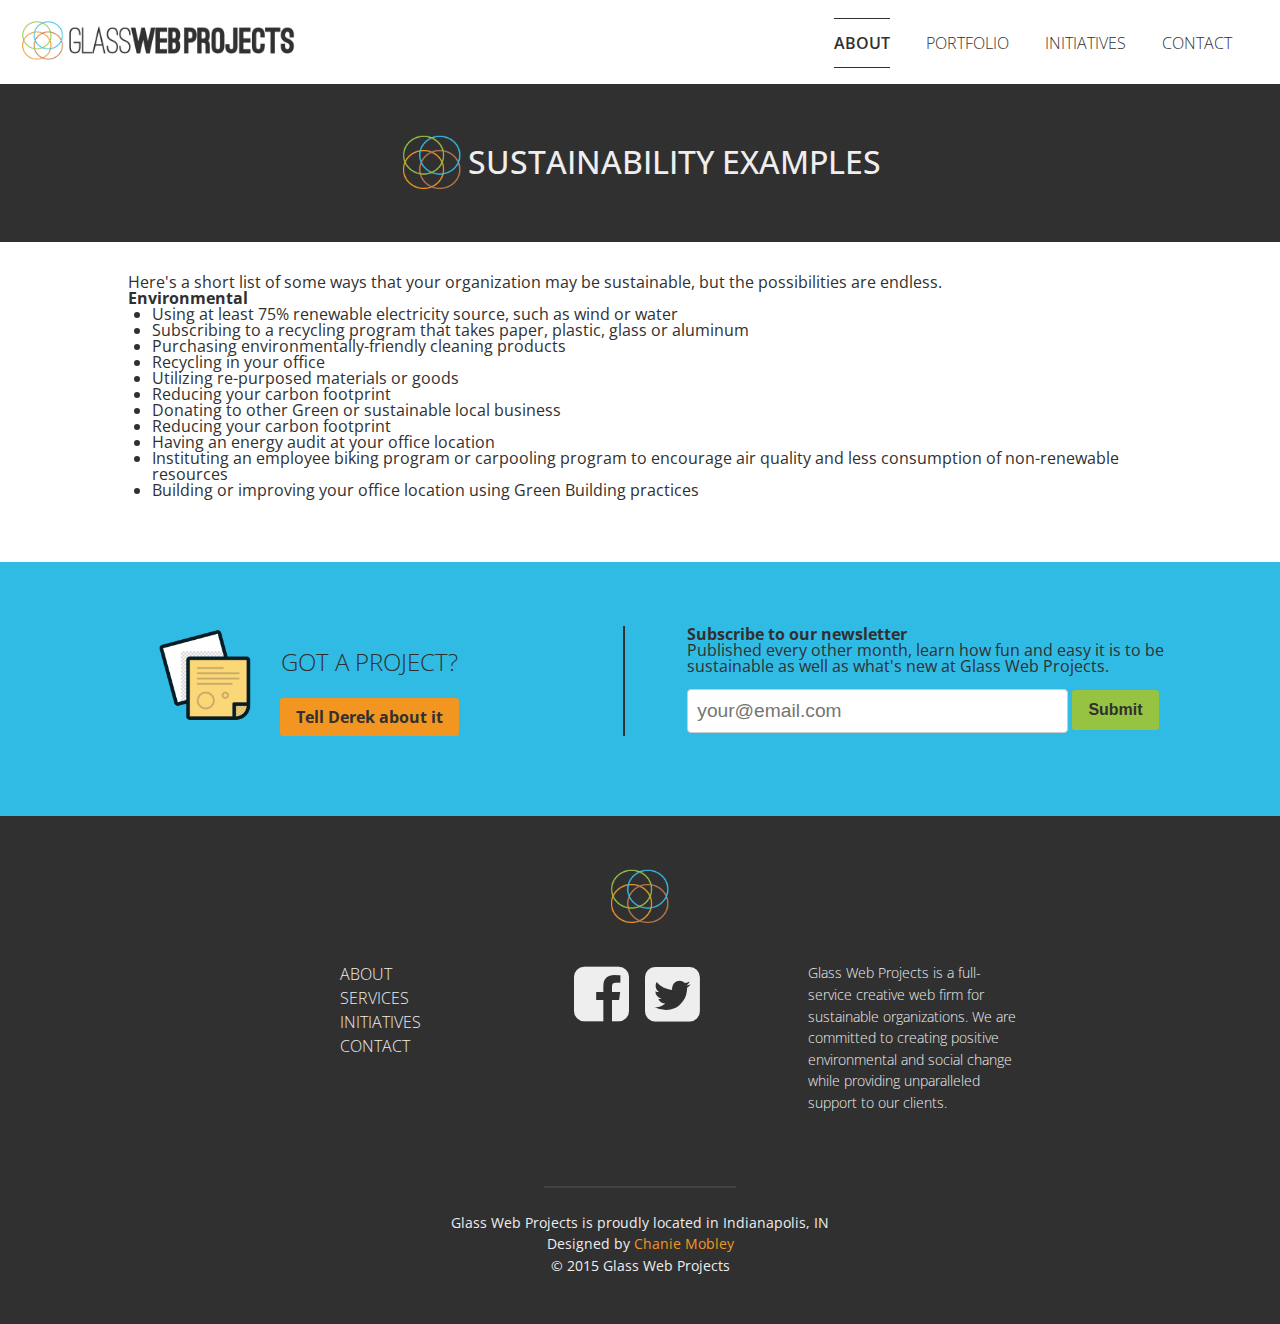
<file: example.html>
<!DOCTYPE html>
<html>
<head>
    <title>Sustainability Examples</title>
    <meta name="viewport" content="width=device-width, initial-scale=1">
    <link rel="icon" href="resources/images/favicon.ico" type="image/x-icon"/>
    <link rel="stylesheet" href="css/reset.css"/>
    <link rel="stylesheet" href="css/style.css"/>
    <link rel="stylesheet" href="bower_components/fontawesome/css/font-awesome.min.css">
    <link rel="stylesheet" href="css/animation.css"/>
    <!--<link rel="stylesheet" href="css/responsive-nav.css"/>
    <script src="script/responsive-nav.js"></script>-->
    <script src="bower_components/jquery/dist/jquery.min.js"></script>
    <script src="script/main.js"></script>
    <script src="script/wow.js"></script>
    <script>
        new WOW().init();
    </script>
    <link href='http://fonts.googleapis.com/css?family=Open+Sans:400,300,600,700,800' rel='stylesheet' type='text/css'>

</head>
<body>
<header class="navigation" role="banner">
    <div class="navigation-wrapper">
        <a href="/glass" class="logo">
            <img src="resources/images/glasslogo.png" alt="Logo Image">
        </a>
        <a href="javascript:void(0)" class="navigation-menu-button" id="js-mobile-menu"><i class="fa fa-bars fa-2x"></i></a>
        <nav role="navigation">
            <ul id="js-navigation-menu" class="navigation-menu show">
                <li class="nav-link"><a href="javascript:void(0)" class="active" >About</a></li>
                <li class="nav-link"><a href="portfolio">Portfolio</a></li>
                <li class="nav-link"><a href="initiatives">Initiatives</a></li>
                <li class="nav-link"><a href="contact">Contact</a></li>
            </ul>
        </nav>
    </div>
</header>




<div class="capIntro">
    <div class="capWrap">
        <img src="resources/images/rings.png" class="img-responsive" alt="GWP Rings" />
        <h1>Sustainability Examples</h1>
    </div>
</div>
<div class="content">
    <p>Here's a short list of some ways that your organization may be sustainable, but the possibilities are endless.</p>
    <h1>Environmental</h1>
    <ul>
        <li>Using at least 75% renewable electricity source, such as wind or water</li>
        <li>Subscribing to a recycling program that takes paper, plastic, glass or aluminum</li>
        <li>Purchasing environmentally-friendly cleaning products</li>
        <li>Recycling in your office</li>
        <li>Utilizing re-purposed materials or goods</li>
        <li>Reducing your carbon footprint</li>
        <li>Donating to other Green or sustainable local business</li>
        <li>Reducing your carbon footprint</li>
        <li>Having an energy audit at your office location</li>
        <li>Instituting an employee biking program or carpooling program to encourage air quality and less consumption of non-renewable resources</li>
    <li>Building or improving your office location using Green Building practices</li>
    </ul>

</div>





<div class="lowerContent">
    <div class="gotProj">
        <div class="projIcon">
            <img src="resources/images/project.png" class="img-responsive" />
        </div>
        <div class="projContent">
            <h2>Got a project?</h2>
            <a href="javascript:void(0)" class="button">Tell Derek about it</a>
        </div>
    </div>
    <div class="signUp">
        <div>
            <h2>Subscribe to our newsletter</h2>
            <p>Published every other month, learn how fun and easy it is to be sustainable as well as what's new at Glass Web Projects.</p>
            <form>
                <input type="email" placeholder="your@email.com" id="newsEmail" />
                <button>Submit</button>
            </form>
        </div>
    </div>
</div>

<footer class="footer" role="contentinfo">
    <div class="footer-logo">
        <img src="resources/images/rings.png" alt="Logo image">
    </div>
    <div class="footer-links">
        <section><ul>
            <li><a href="javascript:void(0)">About</a></li>
            <li><a href="services">Services</a></li>
            <li><a href="initiatives">Initiatives</a></li>
            <li><a href="contact">Contact</a></li>
        </ul></section>
        <section><ul>
            <li><a href="https://www.facebook.com/glasswebprojects"><i class="fa fa-facebook-square fa-4x fa-inverse"></i></a><a href="https://twitter.com/glasswebprojcts"><i class="fa fa-twitter-square fa-4x fa-inverse"></i></a></li>
        </ul></section>
        <section>
            <p>Glass Web Projects is a full-service creative web firm for sustainable organizations. We are committed to creating positive environmental and social change while providing unparalleled support to our clients.</p>
        </section>
    </div>

    <hr>

    <p>Glass Web Projects is proudly located in Indianapolis, IN<br />
        Designed by <a href="http://chaniemobley.com">Chanie Mobley</a><br />
        &copy; 2015 Glass Web Projects
    </p>
</footer>
</body>

</html>
</file>
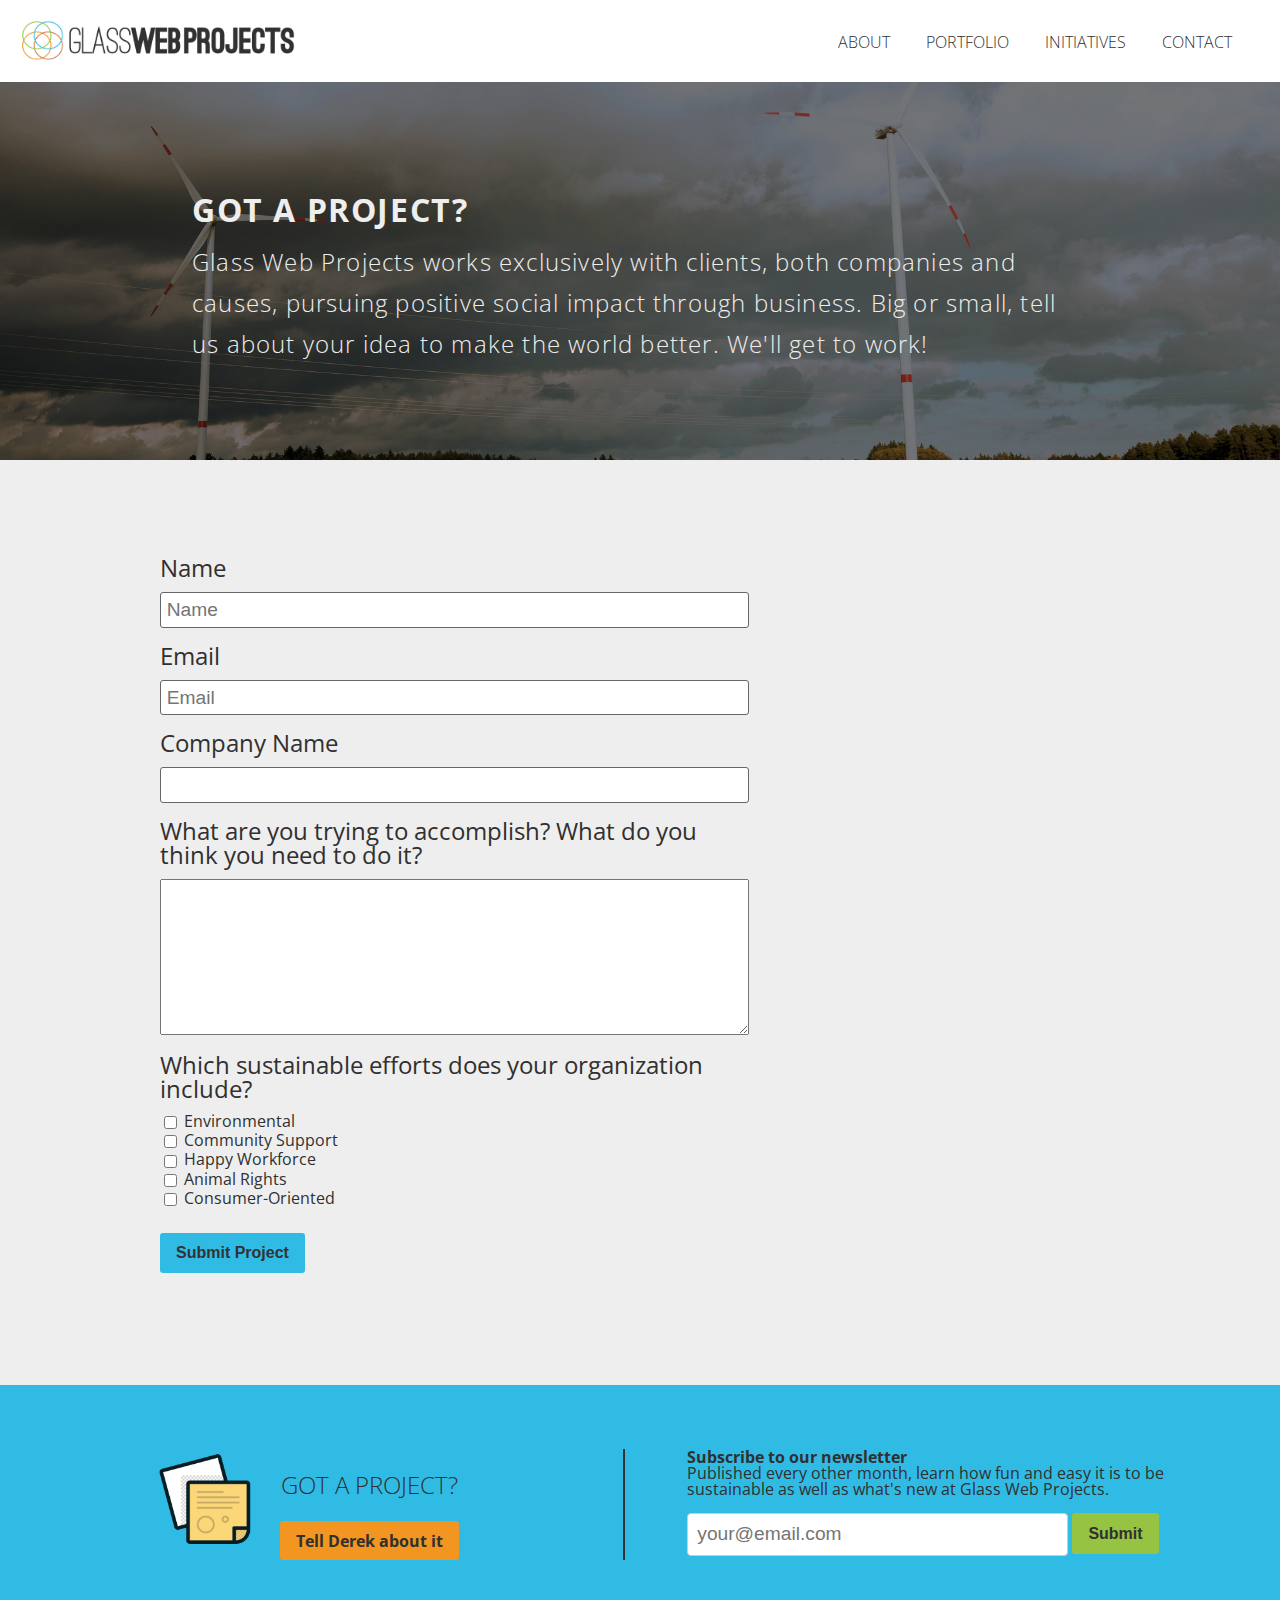
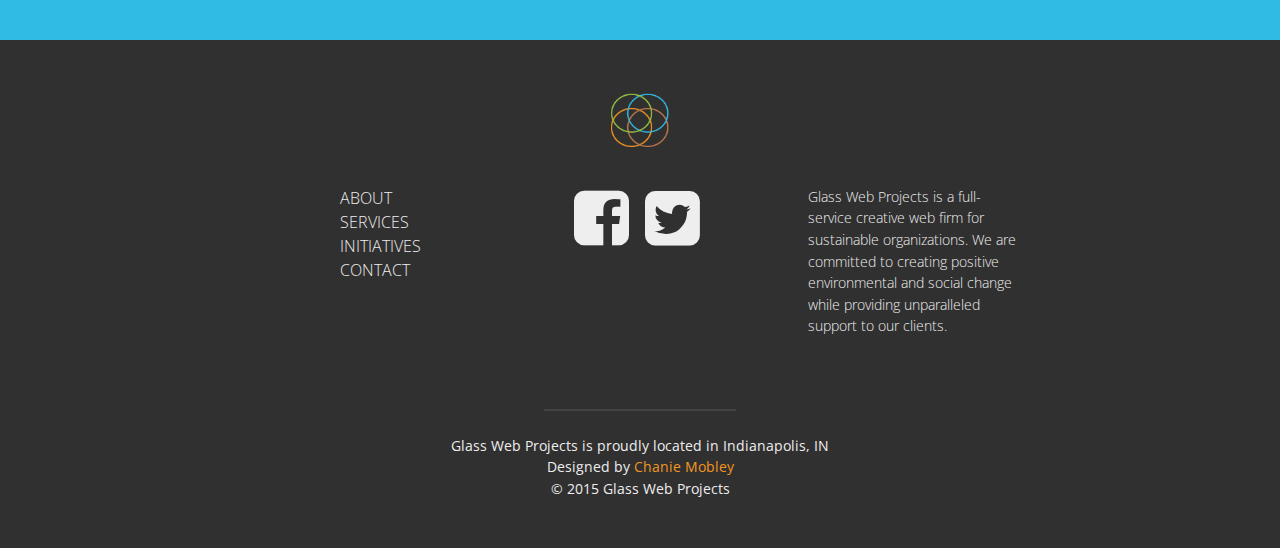
<file: gotaproject.html>
<!DOCTYPE html>
<html>
<head>
    <title>Got a project? - Glass Web Projects</title>
    <meta name="viewport" content="width=device-width, initial-scale=1">
    <link rel="icon" href="resources/images/favicon.ico" type="image/x-icon"/>
    <link rel="stylesheet" href="css/reset.css"/>
    <link rel="stylesheet" href="css/style.css"/>
    <link rel="stylesheet" href="bower_components/fontawesome/css/font-awesome.min.css">
    <link rel="stylesheet" href="css/animation.css"/>
    <!--<link rel="stylesheet" href="css/responsive-nav.css"/>
    <script src="script/responsive-nav.js"></script>-->
    <script src="bower_components/jquery/dist/jquery.min.js"></script>
    <script src="script/main.js"></script>
    <script src="script/wow.js"></script>
    <script>
        new WOW().init();
    </script>
    <link href='http://fonts.googleapis.com/css?family=Open+Sans:400,300,600,700,800' rel='stylesheet' type='text/css'>
</head>
<body>
<header class="navigation" role="banner">
    <div class="navigation-wrapper">
        <a href="/glass" class="logo">
            <img src="resources/images/glasslogo.png" alt="Logo Image">
        </a>
        <a href="javascript:void(0)" class="navigation-menu-button" id="js-mobile-menu"><i class="fa fa-bars fa-2x"></i></a>
        <nav role="navigation">
            <ul id="js-navigation-menu" class="navigation-menu show">
                <li class="nav-link"><a href="about">About</a></li>
                <li class="nav-link"><a href="portfolio">Portfolio</a></li>
                <li class="nav-link"><a href="initiatives">Initiatives</a></li>
                <li class="nav-link"><a href="contact">Contact</a></li>
            </ul>
        </nav>
    </div>
</header>
<div id="gotHero">
    <div class="hero-inner">
        <div class="hero-copy">
            <h1>Got a project?</h1>
            <h2>Glass Web Projects works exclusively with clients, both companies and causes, pursuing positive social impact through business. Big or small, tell us about your idea to make the world better. We'll get to work!</h2>
        </div>
    </div>
</div>
<div id="formContainer">
    <div id="projectForm">
        <form id="project" class="form" action="" method="post">
            <div class="alert"></div>
            <div class="content">
                <div class="field">
                    <label>Name</label>
                    <input type="text" placeholder="Name" name="projectName" id="projectName" />
                </div>
                <div class="field">
                    <label>Email</label>
                    <input type="text" placeholder="Email" name="projectEmail" id="projectEmail" />
                </div>
                <div class="field">
                    <label>Company Name</label>
                    <input type="text" name="projectCompany" id="projectCompany" />
                </div>
                <div class="field">
                    <label>What are you trying to accomplish? What do you think you need to do it?</label>
                    <textarea name="contactMessage" id="projectMessage"></textarea>
                </div>
                <div class="field">
                    <label>Which sustainable efforts does your organization include?</label>
                    <div><input type="checkbox" value="1" name="SubmitProjectForm[requirements][Environmental]" id="SubmitProjectForm_requirements_Environmental" /> <span>Environmental</span></div>
                    <div><input type="checkbox" value="1" name="SubmitProjectForm[requirements][CommunitySupport]" id="SubmitProjectForm_requirements_CommunitySupport" /> <span>Community Support</span></div>
                    <div><input type="checkbox" value="1" name="SubmitProjectForm[requirements][HappyWorkforce]" id="SubmitProjectForm_requirements_HappyWorkforce" /> <span>Happy Workforce</span></div>
                    <div><input type="checkbox" value="1" name="SubmitProjectForm[requirements][AnimalRights]" id="SubmitProjectForm_requirements_AnimalRights" /> <span>Animal Rights</span></div>
                    <div><input type="checkbox" value="1" name="SubmitProjectForm[requirements][Consumer-Oriented]" id="SubmitProjectForm_requirements_Consumer-Oriented" /> <span>Consumer-Oriented</span></div>
                </div>
                <input type="hidden" name="_subject" value="Website Project Submission" />
                <input type="text" name="_gotcha" style="display:none" />
                <div class="field align-right">
                    <button type="submit" class="btn" name="submit">Submit Project</button>
                </div>
            </div>
        </form>
    </div>
</div>
<!--<div>Are you a company or a cause with an idea or project that aims to make the world better? Glass Web Projects is at the ready. Mobilize our community team of talent to make it happen - and make a difference.</div>-->




<div class="lowerContent noTop">
    <div class="gotProj">
        <div class="projIcon">
            <img src="resources/images/project.png" class="img-responsive" />
        </div>
        <div class="projContent">
            <h2>Got a project?</h2>
            <a href="javascript:void(0)" class="button">Tell Derek about it</a>
        </div>
    </div>
    <div class="signUp">
        <div>
            <h2>Subscribe to our newsletter</h2>
            <p>Published every other month, learn how fun and easy it is to be sustainable as well as what's new at Glass Web Projects.</p>
            <form>
                <input type="email" placeholder="your@email.com" id="newsEmail" />
                <button>Submit</button>
            </form>
        </div>
    </div>
</div>
<footer class="footer" role="contentinfo">
    <div class="footer-logo">
        <img src="resources/images/rings.png" alt="Logo image">
    </div>
    <div class="footer-links">
        <section><ul>
            <li><a href="about">About</a></li>
            <li><a href="services">Services</a></li>
            <li><a href="initiatives">Initiatives</a></li>
            <li><a href="contact">Contact</a></li>
        </ul></section>
        <section>
            <ul>
                <li><a href="https://www.facebook.com/glasswebprojects"><i class="fa fa-facebook-square fa-4x fa-inverse"></i></a><a href="https://twitter.com/glasswebprojcts"><i class="fa fa-twitter-square fa-4x fa-inverse"></i></a></li>
            </ul>
        </section>
        <section>
            <p>Glass Web Projects is a full-service creative web firm for sustainable organizations. We are committed to creating positive environmental and social change while providing unparalleled support to our clients.</p>
        </section>
    </div>

    <hr>

    <p>Glass Web Projects is proudly located in Indianapolis, IN<br />
        Designed by <a href="http://chaniemobley.com">Chanie Mobley</a><br />
        &copy; 2015 Glass Web Projects
    </p>
</footer>
<script>
    $(function(){
        $('form#project').submit(function(e){
            var self = $(this);

            $.ajax({
                url:'//formspree.io/chaniemobley@gmail.com',
                type:'POST',
                data:self.serialize(),
                dataType:'json',
                success:function(){
                    console.log('submitted');
                    $('.alert',self).addClass('success').html('<p>Thanks for reaching out!  I\'ll be in touch.</p>');
                    self[0].reset();
                }
            });

            e.preventDefault();
        });
    });
</script>
</body>
</html>
</file>
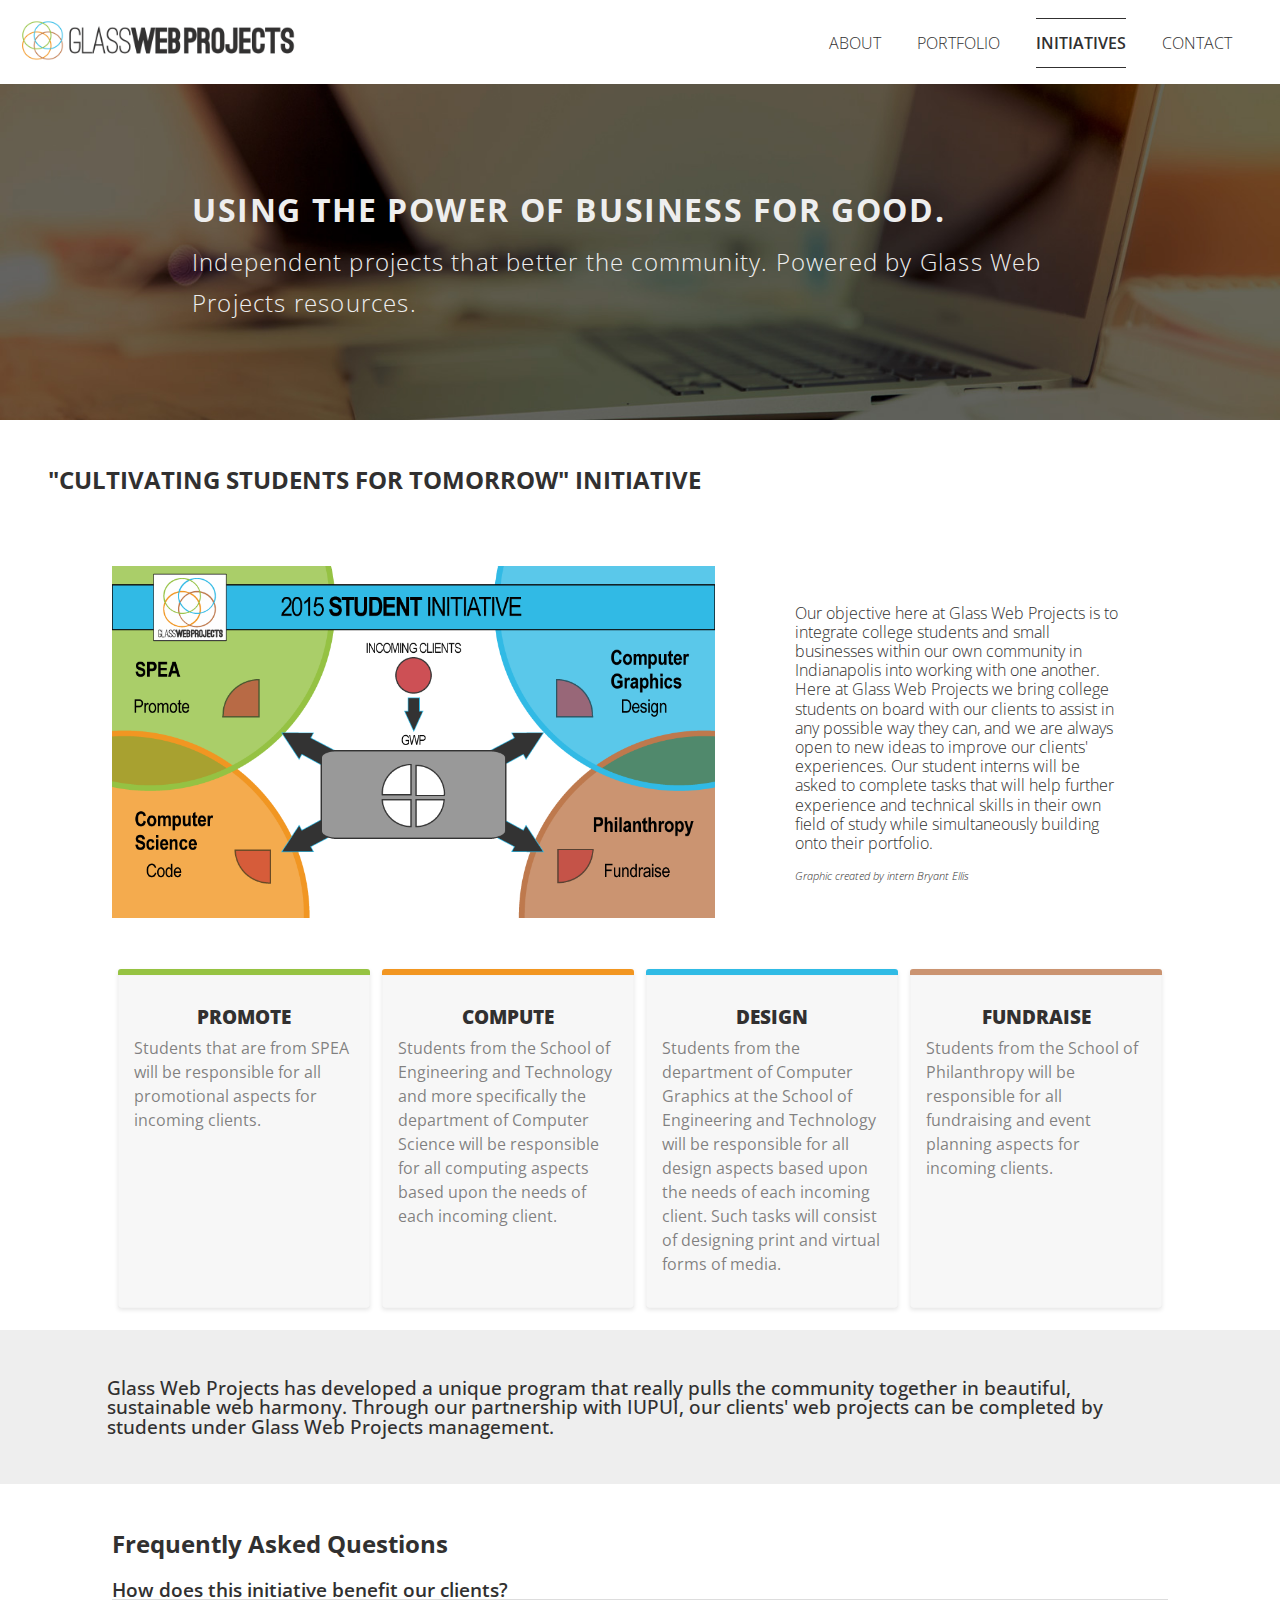
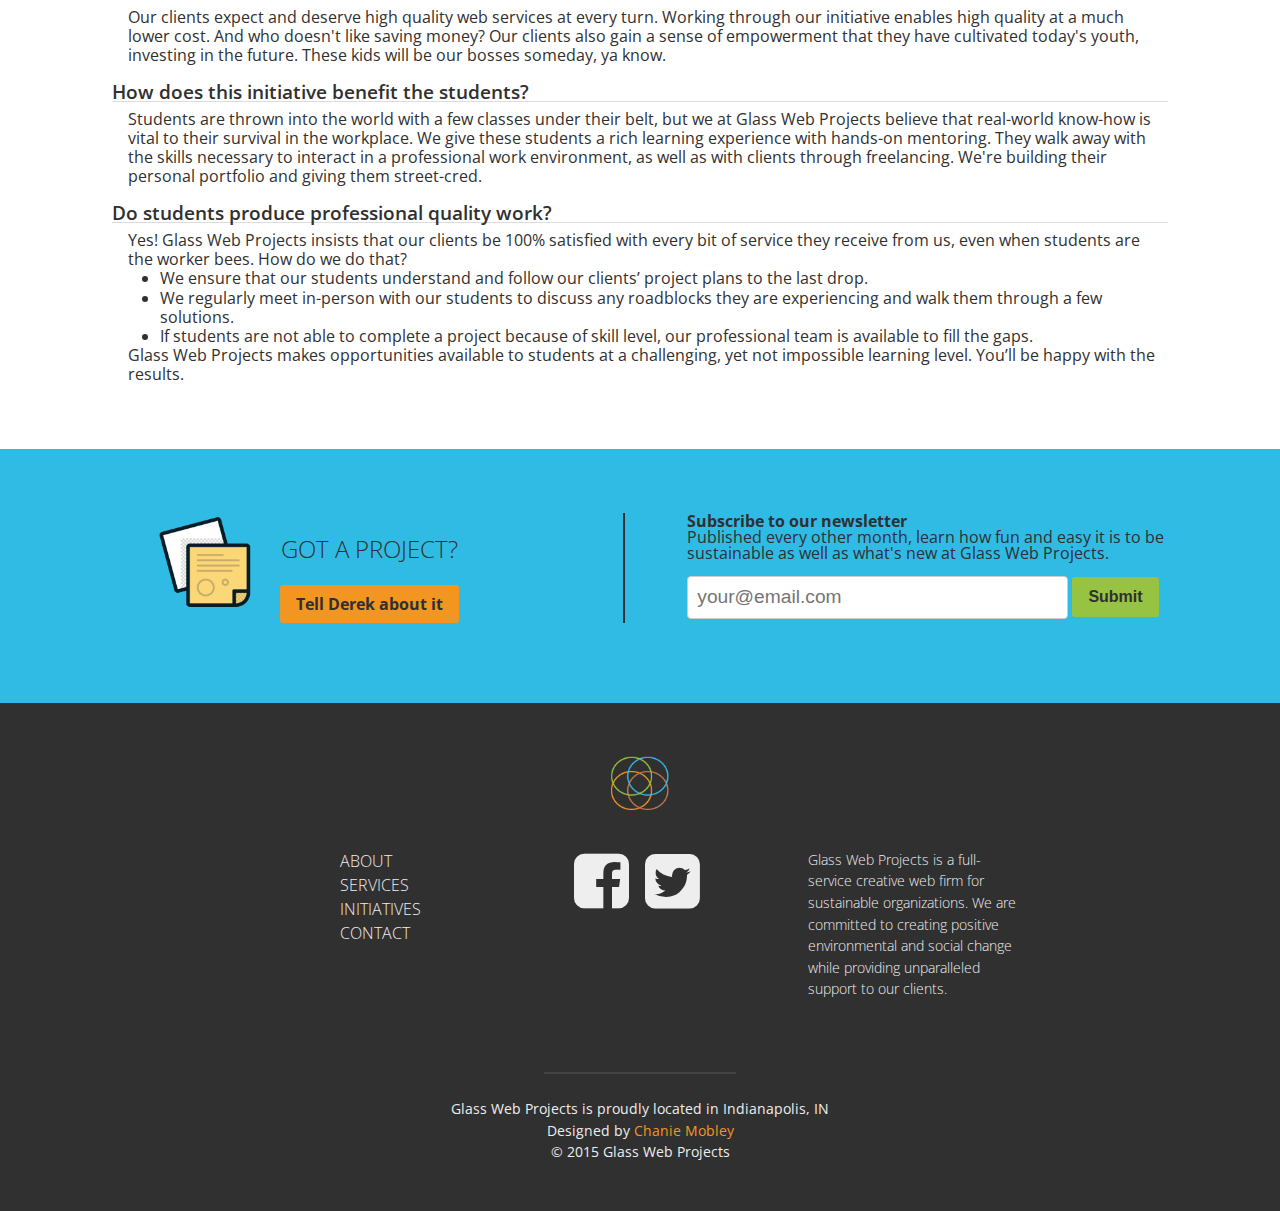
<file: initiatives.html>
<!DOCTYPE html>
<html>
<head>
    <title>Initiatives - Glass Web Projects</title>
    <meta name="viewport" content="width=device-width, initial-scale=1">
    <link rel="icon" href="resources/images/favicon.ico" type="image/x-icon"/>
    <link rel="stylesheet" href="css/reset.css"/>
    <link rel="stylesheet" href="css/style.css"/>
    <link rel="stylesheet" href="bower_components/fontawesome/css/font-awesome.min.css">
    <link rel="stylesheet" href="css/animation.css"/>
    <!--<link rel="stylesheet" href="css/responsive-nav.css"/>
    <script src="script/responsive-nav.js"></script>-->
    <script src="bower_components/jquery/dist/jquery.min.js"></script>
    <script src="script/main.js"></script>
    <script src="script/wow.js"></script>
    <script>
        new WOW().init();
    </script>
    <link href='http://fonts.googleapis.com/css?family=Open+Sans:400,300,600,700,800' rel='stylesheet' type='text/css'>
</head>
<body>
<header class="navigation" role="banner">
    <div class="navigation-wrapper">
        <a href="/glass" class="logo">
            <img src="resources/images/glasslogo.png" alt="Logo Image">
        </a>
        <a href="javascript:void(0)" class="navigation-menu-button" id="js-mobile-menu"><i class="fa fa-bars fa-2x"></i></a>
        <nav role="navigation">
            <ul id="js-navigation-menu" class="navigation-menu show">
                <li class="nav-link"><a href="about">About</a></li>
                <li class="nav-link"><a href="portfolio">Portfolio</a></li>
                <li class="nav-link"><a href="javascript:void(0)" class="active">Initiatives</a></li>
                <li class="nav-link"><a href="contact">Contact</a></li>
            </ul>
        </nav>
    </div>
</header>

<div id="initHero">
    <div class="hero-inner">
        <div class="hero-copy">
            <h1>Using the power of business for good.</h1>

            <h2>Independent projects that better the community. Powered by Glass Web Projects resources.</h2>
        </div>
    </div>
</div>
<div class="initstatement">
    <h1>"Cultivating Students for Tomorrow" Initiative</h1>
</div>
<div class="side-image-init">
    <div class="init-image-wrap"><img src="resources/images/student-initiative.png"
                                      class="wow slideLeft img-responsive"/></div>
    <div class="init-content wow pullDown">
        <p>Our objective here at Glass Web Projects is to integrate college students and small businesses within our own
            community in Indianapolis into working with one another. Here at Glass Web Projects we bring college
            students on board with our clients to assist in any possible way they can, and we are always open to new
            ideas to improve our clients' experiences. Our student interns will be asked to complete tasks that will
            help further experience and technical skills in their own field of study while simultaneously building onto
            their portfolio.</p><br/>

        <p class="smaller">Graphic created by intern Bryant Ellis</p>
    </div>
</div>
<div class="wrapper">
    <div class="flex-boxes">
        <a href="javascript:void(0)" class="flex-box">
            <h1 class="flex-title">Promote</h1>

            <p>Students that are from SPEA will be responsible for all promotional aspects for incoming clients.</p>
        </a>
        <a href="javascript:void(0)" class="flex-box">
          <h1 class="flex-title">Compute</h1>

            <p>Students from the School of Engineering and Technology and more specifically the department of Computer
                Science will be responsible for all computing aspects based upon the needs of each incoming client.</p>
        </a>
        <a href="javascript:void(0)" class="flex-box">
           <h1 class="flex-title">Design</h1>

            <p>Students from the department of Computer Graphics at the School of Engineering and Technology will be
                responsible for all design aspects based upon the needs of each incoming client. Such tasks will consist
                of designing print and virtual forms of media.</p>
        </a>
        <a href="javascript:void(0)" class="flex-box">
            <h1 class="flex-title">Fundraise</h1>

            <p>Students from the School of Philanthropy will be responsible for all fundraising and event planning
                aspects for incoming clients.</p>
        </a>
    </div>
</div>
<div class="initstatement alt">
    <h2>Glass Web Projects has developed a unique program that really pulls the community together in beautiful, sustainable web harmony. Through our partnership with IUPUI, our clients' web projects can be completed by students under Glass Web Projects management. </h2>
</div>
<div id="faqs">
    <h1>Frequently Asked Questions</h1>

    <div class="faqitem">
        <div class="question"><h3>How does this initiative benefit our clients?</h3></div>

        <div class="answer">
            <p>Our clients expect and deserve high quality web services at every turn. Working through our initiative
                enables high quality at a much lower cost. And who doesn't like saving money? Our clients also gain a
                sense of empowerment that they have cultivated today's youth, investing in the future. These kids will
                be our bosses someday, ya know.</p>
        </div>
    </div>
    <div class="faqitem">
        <div class="question"><h3>How does this initiative benefit the students?</h3></div>

        <div class="answer">
            <p>Students are thrown into the world with a few classes under their belt, but we at Glass Web Projects
                believe that real-world know-how is vital to their survival in the workplace. We give these students a
                rich learning experience with hands-on mentoring. They walk away with the skills necessary to interact
                in a professional work environment, as well as with clients through freelancing. We're building their
                personal portfolio and giving them street-cred.</p>
        </div>
    </div>
    <div class="faqitem">
        <div class="question"><h3>Do students produce professional quality work?</h3></div>
        <div class="answer">
            <p>
                Yes! Glass Web Projects insists that our clients be 100% satisfied with every bit of service they
                receive from us, even when students are the worker bees. How do we do that?</p>
            <ul>
                <li>
                    We ensure that our students understand and follow our clients&rsquo; project plans to the last drop.
                </li>
                <li>
                    We regularly meet in-person with our students to discuss any roadblocks they are experiencing and
                    walk them through a few solutions.
                </li>
                <li>
                    If students are not able to complete a project because of skill level, our professional team is
                    available to fill the gaps.
                </li>
            </ul>
            <p>
                Glass Web Projects makes opportunities available to students at a challenging, yet not impossible
                learning level. You&rsquo;ll be happy with the results.</p>

        </div>
    </div>
</div>
<div class="lowerContent">
    <div class="gotProj">
        <div class="projIcon">
            <img src="resources/images/project.png" class="img-responsive"/>
        </div>
        <div class="projContent">
            <h2>Got a project?</h2>
            <a href="javascript:void(0)" class="button">Tell Derek about it</a>
        </div>
    </div>
    <div class="signUp">
        <div>
            <h2>Subscribe to our newsletter</h2>

            <p>Published every other month, learn how fun and easy it is to be sustainable as well as what's new at
                Glass Web Projects.</p>

            <form>
                <input type="email" placeholder="your@email.com" id="newsEmail"/>
                <button>Submit</button>
            </form>
        </div>
    </div>
</div>
<footer class="footer" role="contentinfo">
    <div class="footer-logo">
        <img src="resources/images/rings.png" alt="Logo image">
    </div>
    <div class="footer-links">
        <section>
            <ul>
                <li><a href="about">About</a></li>
                <li><a href="services">Services</a></li>
                <li><a href="initiatives">Initiatives</a></li>
                <li><a href="contact">Contact</a></li>
            </ul>
        </section>
        <section>
            <ul>
                <li><a href="https://www.facebook.com/glasswebprojects"><i
                        class="fa fa-facebook-square fa-4x fa-inverse"></i></a><a
                        href="https://twitter.com/glasswebprojcts"><i class="fa fa-twitter-square fa-4x fa-inverse"></i></a>
                </li>
            </ul>
        </section>
        <section>
            <p>Glass Web Projects is a full-service creative web firm for sustainable organizations. We are committed to
                creating positive environmental and social change while providing unparalleled support to our
                clients.</p>
        </section>
    </div>

    <hr>

    <p>Glass Web Projects is proudly located in Indianapolis, IN<br/>
        Designed by <a href="http://chaniemobley.com">Chanie Mobley</a><br/>
        &copy; 2015 Glass Web Projects
    </p>
</footer>
</body>
</html>
</file>
<file: css/style.css>
html {
  -webkit-box-sizing: border-box;
  -moz-box-sizing: border-box;
  box-sizing: border-box; }

*, *:before, *:after {
  -webkit-box-sizing: inherit;
  -moz-box-sizing: inherit;
  box-sizing: inherit; }

body {
  font-family: 'Open Sans', sans-serif;
  color: #313030; }
  @media screen and (min-width: 30em) {
    body {
      padding-top: 66px; } }
  @media screen and (min-width: 53.75em) {
    body {
      padding-top: 82px; } }

.content {
  max-width: 68em;
  margin: 0 auto;
  padding: 2em; }
  .content ul {
    padding-left: 1.5em; }

.img-responsive {
  max-width: 100%; }

a .button {
  color: #eeeeee;
  text-decoration: none; }

header.navigation {
  padding: 1em; }
  @media screen and (min-width: 53.75em) {
    header.navigation {
      margin-bottom: 1em;
      position: fixed;
      top: 0;
      left: 0;
      width: 100%;
      z-index: 99;
      background: #fff; } }
  header.navigation .navigation-menu-button {
    display: block;
    float: right;
    margin: 0;
    padding-right: .5em;
    color: #313030; }
    @media screen and (min-width: 48em) {
      header.navigation .navigation-menu-button {
        padding-top: 0.5em; } }
    @media screen and (min-width: 53.75em) {
      header.navigation .navigation-menu-button {
        display: none; } }
  header.navigation .navigation-wrapper {
    position: relative; }
    header.navigation .navigation-wrapper::after {
      clear: both;
      content: "";
      display: table; }
  header.navigation .logo {
    float: left; }
    header.navigation .logo img {
      max-height: 2em;
      padding-right: 1em; }
      @media screen and (min-width: 53.75em) {
        header.navigation .logo img {
          max-height: 3em; } }
      @media screen and (min-width: 48em) {
        header.navigation .logo img {
          max-height: 3em; } }
  header.navigation nav {
    float: none; }
    @media screen and (min-width: 53.75em) {
      header.navigation nav {
        float: right;
        line-height: 3em;
        padding-top: 0.1em; } }
  header.navigation ul.navigation-menu {
    clear: both;
    display: none;
    margin: 0 auto;
    overflow: visible;
    padding: 0;
    width: 100%;
    padding-top: 1em; }
    @media screen and (min-width: 53.75em) {
      header.navigation ul.navigation-menu {
        display: block;
        margin: 0;
        padding: 0; } }
    header.navigation ul.navigation-menu.show {
      display: block; }
  header.navigation ul li.nav-link {
    display: block;
    text-align: right;
    width: 100%;
    text-transform: uppercase;
    text-decoration: none;
    font-weight: 100;
    color: #313030;
    margin-bottom: .5em; }
    @media screen and (min-width: 53.75em) {
      header.navigation ul li.nav-link {
        background: transparent;
        display: inline;
        text-decoration: none; } }
  header.navigation li.nav-link a {
    display: inline-block;
    text-decoration: none;
    font-weight: 100;
    color: #313030; }
    header.navigation li.nav-link a:hover {
      font-weight: 600; }
    header.navigation li.nav-link a.active {
      font-weight: 600;
      border-bottom: 1px solid #313030; }
      @media screen and (min-width: 53.75em) {
        header.navigation li.nav-link a.active {
          border-top: 1px solid #313030; } }
    @media screen and (min-width: 53.75em) {
      header.navigation li.nav-link a {
        margin-right: 2em; } }

.wrapper {
  max-width: 68em;
  margin: auto;
  padding: 1em; }

.hero {
  background: url("../resources/images/shatter.gif"), scroll;
  background: url("../resources/images/shatter.gif"), scroll;
  background-color: #313030;
  background-position: top;
  padding-bottom: 3em; }
  .hero .hero-logo img {
    height: 6em;
    margin-bottom: 1em; }
  .hero .hero-inner {
    max-width: 68em;
    margin-left: auto;
    margin-right: auto;
    color: #eeeeee;
    margin: auto;
    padding: 3.5em;
    text-align: center; }
    .hero .hero-inner::after {
      clear: both;
      content: "";
      display: table; }
    .hero .hero-inner::after {
      clear: both;
      content: "";
      display: table; }
    .hero .hero-inner .hero-copy {
      text-align: center; }
      .hero .hero-inner .hero-copy h1 {
        font-size: 2em;
        margin-bottom: 0.5em;
        text-transform: uppercase;
        font-weight: 800;
        letter-spacing: .05em; }
        @media screen and (min-width: 53.75em) {
          .hero .hero-inner .hero-copy h1 {
            font-size: 1.8em; } }
      .hero .hero-inner .hero-copy p {
        font-weight: 200;
        line-height: 1.4em;
        margin: 0 auto 3em auto; }
        @media screen and (min-width: 53.75em) {
          .hero .hero-inner .hero-copy p {
            font-size: 1.1em;
            max-width: 40%; } }
    .hero .hero-inner button {
      background-color: #96c342;
      border-radius: 3px;
      border: 0;
      color: #333333;
      display: inline-block;
      font-size: inherit;
      font-weight: bold;
      padding: 7px 18px;
      text-decoration: none;
      background-clip: padding-box;
      padding: 0.7em 1em; }
      .hero .hero-inner button:hover:not(:disabled) {
        background-color: #a2ce51;
        cursor: pointer; }
      .hero .hero-inner button:active:not(:disabled), .hero .hero-inner button:focus:not(:disabled) {
        background-color: #87ae3d;
        cursor: pointer; }
      .hero .hero-inner button:disabled {
        cursor: not-allowed;
        opacity: 0.5; }
      .hero .hero-inner button a {
        color: #eeeeee;
        text-decoration: none; }

.bullets {
  display: -webkit-box;
  display: -moz-box;
  display: box;
  display: -webkit-flex;
  display: -moz-flex;
  display: -ms-flexbox;
  display: flex;
  -webkit-box-lines: multiple;
  -moz-box-lines: multiple;
  box-lines: multiple;
  -webkit-flex-wrap: wrap;
  -moz-flex-wrap: wrap;
  -ms-flex-wrap: wrap;
  flex-wrap: wrap;
  margin-bottom: 1.5em;
  margin: 1em;
  overflow: auto;
  padding: 0; }
  .bullets .bullet {
    -webkit-flex-basis: 20em;
    -moz-flex-basis: 20em;
    flex-basis: 20em;
    -ms-flex-preferred-size: 20em;
    -webkit-flex-grow: 1;
    -moz-flex-grow: 1;
    flex-grow: 1;
    -ms-flex-positive: 1; }
  .bullets .bullet-icon {
    background: #30bbe5;
    border-radius: 50%;
    float: left;
    height: 3.5em;
    width: 3.5em; }
  .bullets .bullet-icon-1 {
    background: #30bbe5;
    padding-top: .8em;
    padding-left: 1em; }
  .bullets .bullet-icon-2 {
    background: #96c342;
    padding-left: 1.1em;
    padding-top: .8em; }
  .bullets .bullet-icon-3 {
    background: #f29621;
    padding-top: .9em;
    padding-left: .8em; }
  .bullets .bullet-content {
    margin-left: 5.25em;
    margin-bottom: 2em;
    padding-right: .5em; }
  .bullets h2 {
    display: inline-block;
    font-size: 1.4em;
    margin: 0 0 0.58333em 0;
    padding-top: 0.5em;
    text-transform: uppercase;
    font-weight: 300; }
  .bullets ul {
    font-weight: 100;
    line-height: 1.5em; }
  .bullets li {
    list-style: none; }
  .bullets p {
    color: #313030;
    line-height: 1.5em; }
  .bullets img {
    max-width: 100%; }

.statement {
  font-size: 1.5em;
  margin: auto;
  text-align: center;
  padding: 3em;
  background-color: #96c342;
  color: #eeeeee;
  font-weight: 600; }

#testwrapper {
  max-width: 68em;
  margin-left: auto;
  margin-right: auto;
  padding: 3em; }
  #testwrapper::after {
    clear: both;
    content: "";
    display: table; }
  #testwrapper::after {
    clear: both;
    content: "";
    display: table; }
  #testwrapper .testcol {
    float: left;
    display: block;
    margin-right: 2.35765%;
    width: 31.76157%; }
    #testwrapper .testcol:last-child {
      margin-right: 0; }
    @media screen and (max-width: 48em) {
      #testwrapper .testcol {
        float: left;
        display: block;
        margin-right: 2.35765%;
        width: 48.82117%; }
        #testwrapper .testcol:last-child {
          margin-right: 0; }
        #testwrapper .testcol:nth-child(even) {
          margin-right: 0; } }
    @media screen and (max-width: 30em) {
      #testwrapper .testcol {
        float: left;
        display: block;
        margin-right: 2.35765%;
        width: 100%; }
        #testwrapper .testcol:last-child {
          margin-right: 0; } }
    #testwrapper .testcol .comment {
      display: table;
      margin-bottom: 1.5em;
      padding-bottom: 1em;
      width: 100%; }
      #testwrapper .testcol .comment .button {
        background-color: #96c342;
        border-radius: 3px;
        border: 0;
        color: #333333;
        display: inline-block;
        font-size: inherit;
        font-weight: bold;
        padding: 7px 18px;
        text-decoration: none;
        background-clip: padding-box;
        padding: 0.7em 1em;
        color: #ffffff;
        font-weight: 300;
        margin: 1em auto;
        display: inline-block;
        text-decoration: none;
        text-align: center; }
        #testwrapper .testcol .comment .button:hover:not(:disabled) {
          background-color: #a2ce51;
          cursor: pointer; }
        #testwrapper .testcol .comment .button:active:not(:disabled), #testwrapper .testcol .comment .button:focus:not(:disabled) {
          background-color: #87ae3d;
          cursor: pointer; }
        #testwrapper .testcol .comment .button:disabled {
          cursor: not-allowed;
          opacity: 0.5; }
      #testwrapper .testcol .comment .comment-image,
      #testwrapper .testcol .comment .comment-content {
        display: block;
        vertical-align: top; }
      #testwrapper .testcol .comment .comment-image {
        padding-right: 1.4em; }
        #testwrapper .testcol .comment .comment-image > img {
          border-radius: 3px;
          display: block;
          width: auto;
          max-width: none;
          padding: 0.2em;
          height: 6em;
          margin: 1em auto; }
        .comment-reverse-order #testwrapper .testcol .comment .comment-image {
          padding-right: 0;
          padding-left: 10px; }
      #testwrapper .testcol .comment .comment-content {
        width: 100%; }
        #testwrapper .testcol .comment .comment-content p {
          line-height: 1.6em;
          margin-bottom: 0.5em;
          font-weight: 300;
          font-size: 1em; }
        #testwrapper .testcol .comment .comment-content p.comment-detail {
          color: rgba(49, 48, 48, 0.5);
          font-size: 0.8em;
          font-style: italic; }

#abouthero {
  background: url("../resources/images/darkdesk.jpg"), scroll;
  background: url("../resources/images/darkdesk.jpg"), scroll;
  background-color: #313030;
  background-position: top;
  background-size: cover; }
  #abouthero .hero-logo img {
    height: 6em;
    margin-bottom: 1em; }
  #abouthero .hero-inner {
    max-width: 68em;
    margin-left: auto;
    margin-right: auto;
    color: #eeeeee;
    margin: auto;
    padding: 2em;
    text-align: center; }
    #abouthero .hero-inner::after {
      clear: both;
      content: "";
      display: table; }
    #abouthero .hero-inner::after {
      clear: both;
      content: "";
      display: table; }
    @media screen and (min-width: 53.75em) {
      #abouthero .hero-inner {
        padding: 5em; } }
    #abouthero .hero-inner .hero-copy {
      text-align: left; }
      #abouthero .hero-inner .hero-copy h1 {
        font-size: 1.2em;
        margin-bottom: 2em;
        font-weight: 300;
        letter-spacing: .05em;
        line-height: 1.2em; }
        @media screen and (min-width: 53.75em) {
          #abouthero .hero-inner .hero-copy h1 {
            font-size: 1.8em;
            line-height: 1.8em; } }
      #abouthero .hero-inner .hero-copy p {
        font-weight: 200;
        line-height: 1.4em;
        margin: 0 auto 3em auto; }
        @media screen and (min-width: 53.75em) {
          #abouthero .hero-inner .hero-copy p {
            font-size: 1.1em;
            max-width: 40%; } }
    #abouthero .hero-inner button {
      background-color: #96c342;
      border-radius: 3px;
      border: 0;
      color: #333333;
      display: inline-block;
      font-size: inherit;
      font-weight: bold;
      padding: 7px 18px;
      text-decoration: none;
      background-clip: padding-box;
      padding: 0.7em 1em;
      color: #ffffff; }
      #abouthero .hero-inner button:hover:not(:disabled) {
        background-color: #a2ce51;
        cursor: pointer; }
      #abouthero .hero-inner button:active:not(:disabled), #abouthero .hero-inner button:focus:not(:disabled) {
        background-color: #87ae3d;
        cursor: pointer; }
      #abouthero .hero-inner button:disabled {
        cursor: not-allowed;
        opacity: 0.5; }

.side-image {
  max-width: 68em;
  margin: 0 auto -5em; }
  @media screen and (min-width: 53.75em) {
    .side-image {
      display: table;
      width: 100%;
      table-layout: fixed; } }
  .side-image .images-wrapper {
    display: block;
    vertical-align: middle;
    min-height: 4em;
    padding: 3em; }
    @media screen and (min-width: 53.75em) {
      .side-image .images-wrapper {
        display: table-cell;
        width: 41.66667%; } }
    @media screen and (min-width: 48em) {
      .side-image .images-wrapper {
        display: table-cell;
        width: 33.33333%; } }
  .side-image .side-image-content {
    display: table-cell;
    width: 100%;
    padding: 1em 2em 4em 2em; }
    @media screen and (min-width: 53.75em) {
      .side-image .side-image-content {
        display: table-cell;
        width: 58.33333%;
        padding: 8em 4em 8em 4em; } }
    @media screen and (min-width: 48em) {
      .side-image .side-image-content {
        display: table-cell;
        width: 66.66667%;
        padding: 8em 4em 8em 4em; } }
  .side-image h1 {
    margin-bottom: 0.9em;
    font-size: 1.6em;
    text-transform: uppercase; }
  .side-image p {
    font-size: 1.2em;
    line-height: 1.5em;
    font-weight: 300; }
  .side-image ul {
    color: #313030;
    line-height: 1.5em;
    margin-bottom: 3em; }

#team .teamGrid {
  padding: 3em;
  max-width: 68em;
  margin-left: auto;
  margin-right: auto; }
  #team .teamGrid::after {
    clear: both;
    content: "";
    display: table; }
  #team .teamGrid .teamMember {
    float: left;
    display: block;
    margin-right: 2.35765%;
    width: 48.82117%;
    padding: .5em; }
    #team .teamGrid .teamMember:last-child {
      margin-right: 0; }
    #team .teamGrid .teamMember:nth-child(2n) {
      margin-right: 0; }
    #team .teamGrid .teamMember:nth-child(2n+1) {
      clear: left; }
    @media screen and (min-width: 48em) {
      #team .teamGrid .teamMember {
        float: left;
        display: block;
        margin-right: 2.35765%;
        width: 31.76157%; }
        #team .teamGrid .teamMember:nth-child(2n) {
          margin-right: 2.35765%; }
        #team .teamGrid .teamMember:nth-child(2n+1) {
          clear: none; }
        #team .teamGrid .teamMember:last-child {
          margin-right: 0; }
        #team .teamGrid .teamMember:nth-child(3n) {
          margin-right: 0; }
        #team .teamGrid .teamMember:nth-child(3n+1) {
          clear: left; } }
    @media screen and (min-width: 53.75em) {
      #team .teamGrid .teamMember {
        float: left;
        display: block;
        margin-right: 2.35765%;
        width: 23.23176%; }
        #team .teamGrid .teamMember:nth-child(3n) {
          margin-right: 2.35765%; }
        #team .teamGrid .teamMember:nth-child(3n+1) {
          clear: none; }
        #team .teamGrid .teamMember:last-child {
          margin-right: 0; }
        #team .teamGrid .teamMember:nth-child(4n) {
          margin-right: 0; }
        #team .teamGrid .teamMember:nth-child(4n+1) {
          clear: left; } }
    #team .teamGrid .teamMember h3 {
      text-transform: uppercase;
      font-weight: 400;
      padding: 1em 0 .5em 0; }
    #team .teamGrid .teamMember p {
      font-size: .8em;
      font-weight: 100; }

.capIntro {
  text-align: center;
  background: #313030;
  color: #eeeeee; }
  .capIntro h1 {
    font-size: 2em;
    line-height: 2em;
    text-transform: uppercase;
    font-weight: 500;
    display: inline-block; }
  .capIntro img {
    display: inline-block;
    max-height: 4em;
    vertical-align: bottom; }
  .capIntro .capWrap {
    padding: 3em; }

.serviceList {
  max-width: 68em;
  margin-left: auto;
  margin-right: auto;
  padding: 0; }
  .serviceList::after {
    clear: both;
    content: "";
    display: table; }
  .serviceList::after {
    clear: both;
    content: "";
    display: table; }
  @media screen and (min-width: 53.75em) {
    .serviceList {
      padding: 0 3em; } }
  .serviceList .serviceItem {
    float: left;
    display: block;
    margin-right: 2.35765%;
    width: 100%;
    padding: 2em; }
    .serviceList .serviceItem:last-child {
      margin-right: 0; }
    @media screen and (min-width: 53.75em) {
      .serviceList .serviceItem {
        float: left;
        display: block;
        margin-right: 2.35765%;
        width: 23.23176%; }
        .serviceList .serviceItem:last-child {
          margin-right: 0; } }
    .serviceList .serviceItem h1 {
      text-transform: uppercase;
      font-size: 1.5em;
      margin-bottom: .5em; }
    .serviceList .serviceItem ul {
      padding-left: 2em;
      line-height: 1.5em; }
    .serviceList .serviceItem img {
      padding: 1em; }
      @media screen and (min-width: 53.75em) {
        .serviceList .serviceItem img {
          padding: 2em; } }

#serviceHero {
  background: url("../resources/images/altdarkdesk2.jpg"), scroll;
  background: url("../resources/images/altdarkdesk2.jpg"), scroll;
  background-color: #313030;
  background-position: top;
  background-size: cover; }
  #serviceHero .hero-logo img {
    height: 6em;
    margin-bottom: 1em; }
  #serviceHero .hero-inner {
    max-width: 68em;
    margin-left: auto;
    margin-right: auto;
    color: #eeeeee;
    margin: auto;
    padding: 2em;
    text-align: center; }
    #serviceHero .hero-inner::after {
      clear: both;
      content: "";
      display: table; }
    #serviceHero .hero-inner::after {
      clear: both;
      content: "";
      display: table; }
    @media screen and (min-width: 53.75em) {
      #serviceHero .hero-inner {
        padding: 6em; } }
    #serviceHero .hero-inner .hero-copy {
      text-align: left; }
      #serviceHero .hero-inner .hero-copy h1 {
        font-size: 1.3em;
        margin-bottom: 2em;
        font-weight: 300;
        letter-spacing: .05em;
        line-height: 1.7em; }
        @media screen and (min-width: 53.75em) {
          #serviceHero .hero-inner .hero-copy h1 {
            font-size: 2em;
            line-height: 2em; } }
      #serviceHero .hero-inner .hero-copy p {
        font-weight: 200;
        line-height: 1.4em;
        margin: 0 auto 3em auto; }
        @media screen and (min-width: 53.75em) {
          #serviceHero .hero-inner .hero-copy p {
            font-size: 1.1em;
            max-width: 40%; } }
    #serviceHero .hero-inner button {
      background-color: #f29621;
      border-radius: 3px;
      border: 0;
      color: #333333;
      display: inline-block;
      font-size: inherit;
      font-weight: bold;
      padding: 7px 18px;
      text-decoration: none;
      background-clip: padding-box;
      padding: 0.7em 1em;
      color: #ffffff; }
      #serviceHero .hero-inner button:hover:not(:disabled) {
        background-color: #f8a235;
        cursor: pointer; }
      #serviceHero .hero-inner button:active:not(:disabled), #serviceHero .hero-inner button:focus:not(:disabled) {
        background-color: #e78913;
        cursor: pointer; }
      #serviceHero .hero-inner button:disabled {
        cursor: not-allowed;
        opacity: 0.5; }

#work .workIntro {
  text-align: center;
  background: #313030;
  color: #eeeeee; }
  #work .workIntro h1 {
    font-size: 2em;
    line-height: 2em;
    text-transform: uppercase;
    font-weight: 500;
    display: inline-block; }
    @media screen and (min-width: 53.75em) {
      #work .workIntro h1 {
        font-size: 3em;
        line-height: 1em; } }
    #work .workIntro h1::after {
      clear: both;
      content: "";
      display: table; }
  #work .workIntro h3 {
    display: block;
    font-weight: 300;
    margin-top: 1em; }
  #work .workIntro img {
    display: inline-block;
    max-height: 4em;
    vertical-align: bottom; }
  #work .workIntro .workWrap {
    padding: 3em; }
#work .workGrid {
  padding: 3em;
  max-width: 68em;
  margin-left: auto;
  margin-right: auto; }
  #work .workGrid::after {
    clear: both;
    content: "";
    display: table; }
  #work .workGrid .workItem {
    float: left;
    display: block;
    margin-right: 2.35765%;
    width: 48.82117%;
    padding: .5em; }
    #work .workGrid .workItem:last-child {
      margin-right: 0; }
    #work .workGrid .workItem:nth-child(2n) {
      margin-right: 0; }
    #work .workGrid .workItem:nth-child(2n+1) {
      clear: left; }
    @media screen and (min-width: 48em) {
      #work .workGrid .workItem {
        float: left;
        display: block;
        margin-right: 2.35765%;
        width: 31.76157%; }
        #work .workGrid .workItem:nth-child(2n) {
          margin-right: 2.35765%; }
        #work .workGrid .workItem:nth-child(2n+1) {
          clear: none; }
        #work .workGrid .workItem:last-child {
          margin-right: 0; }
        #work .workGrid .workItem:nth-child(3n) {
          margin-right: 0; }
        #work .workGrid .workItem:nth-child(3n+1) {
          clear: left; } }
    @media screen and (min-width: 53.75em) {
      #work .workGrid .workItem {
        float: left;
        display: block;
        margin-right: 2.35765%;
        width: 23.23176%; }
        #work .workGrid .workItem:nth-child(3n) {
          margin-right: 2.35765%; }
        #work .workGrid .workItem:nth-child(3n+1) {
          clear: none; }
        #work .workGrid .workItem:last-child {
          margin-right: 0; }
        #work .workGrid .workItem:nth-child(4n) {
          margin-right: 0; }
        #work .workGrid .workItem:nth-child(4n+1) {
          clear: left; } }
    #work .workGrid .workItem h3 {
      text-transform: uppercase;
      font-weight: 400;
      padding: 1em 0 .5em 0; }
    #work .workGrid .workItem p {
      font-size: .8em;
      font-weight: 100; }

#work .workGrid .workItem {
  position: relative;
  margin-bottom: 1.5em;
  display: block; }
  #work .workGrid .workItem img {
    width: 100%; }
  #work .workGrid .workItem .title {
    position: absolute;
    top: 0;
    left: 0;
    width: 100%;
    height: 100%;
    z-index: 2;
    background: rgba(49, 48, 48, 0.8);
    padding: 1em;
    opacity: 0;
    box-sizing: border-box;
    -webkit-transition: opacity 0.25s ease-in;
    -moz-transition: opacity 0.25s ease-in;
    transition: opacity 0.25s ease-in; }
    #work .workGrid .workItem .title h3 {
      color: #fff;
      text-align: center;
      position: relative;
      top: 50%;
      -webkit-transform: translateY(-50%);
      -ms-transform: translateY(-50%);
      transform: translateY(-50%); }
#work .workGrid .workItem:hover .title {
  opacity: 1; }

#uglipop_overlay_wrapper {
  z-index: 3; }
  #uglipop_overlay_wrapper #uglipop_overlay {
    opacity: .5; }

#uglipop_content_fixed {
  background: #fff;
  z-index: 4;
  max-width: 600px;
  border-radius: 4px; }
  #uglipop_content_fixed .img {
    padding: 1.5em;
    text-align: center;
    background: #f4f5f6;
    border-radius: 4px 4px 0 0; }
    #uglipop_content_fixed .img img {
      max-height: 200px; }
  #uglipop_content_fixed .info {
    padding: 1.5em; }
    #uglipop_content_fixed .info h2 {
      font-size: 130%;
      margin-bottom: 1em; }
    #uglipop_content_fixed .info p {
      margin-bottom: 1em; }
    #uglipop_content_fixed .info ul {
      margin: 0 0 1em 1em; }
    #uglipop_content_fixed .info ul li {
      margin: 0 0 .5em; }
  #uglipop_content_fixed .button {
    padding: .75em 1.5em;
    text-align: right;
    border-top: 1px solid #eee; }
    #uglipop_content_fixed .button a.btn {
      background-color: #96c342;
      border-radius: 3px;
      border: 0;
      color: #333333;
      display: inline-block;
      font-size: inherit;
      font-weight: bold;
      padding: 7px 18px;
      text-decoration: none;
      background-clip: padding-box;
      padding: 0.7em 1em;
      color: #eeeeee;
      text-decoration: none; }
      #uglipop_content_fixed .button a.btn:hover:not(:disabled) {
        background-color: #a2ce51;
        cursor: pointer; }
      #uglipop_content_fixed .button a.btn:active:not(:disabled), #uglipop_content_fixed .button a.btn:focus:not(:disabled) {
        background-color: #87ae3d;
        cursor: pointer; }
      #uglipop_content_fixed .button a.btn:disabled {
        cursor: not-allowed;
        opacity: 0.5; }
  @media screen and (max-width: 767px) {
    #uglipop_content_fixed {
      width: 90%;
      left: 5%;
      -webkit-transform: translate(0%, -50%);
      -moz-transform: translate(0%, -50%);
      -ms-transform: translate(0%, -50%);
      -o-transform: translate(0%, -50%);
      transform: translate(0%, -50%); } }

#initHero {
  background: url("../resources/images/darkdesk3.jpg"), scroll;
  background: url("../resources/images/darkdesk3.jpg"), scroll;
  background-color: #313030;
  background-position: center;
  background-size: cover; }
  #initHero .hero-inner {
    max-width: 68em;
    margin-left: auto;
    margin-right: auto;
    color: #eeeeee;
    margin: auto;
    padding: 2em;
    text-align: center; }
    #initHero .hero-inner::after {
      clear: both;
      content: "";
      display: table; }
    #initHero .hero-inner::after {
      clear: both;
      content: "";
      display: table; }
    @media screen and (min-width: 53.75em) {
      #initHero .hero-inner {
        padding: 6em; } }
    #initHero .hero-inner .hero-copy {
      text-align: left; }
      #initHero .hero-inner .hero-copy h1 {
        font-size: 1.5em;
        font-weight: 700;
        text-transform: uppercase;
        letter-spacing: .05em;
        line-height: 1.7em; }
        @media screen and (min-width: 53.75em) {
          #initHero .hero-inner .hero-copy h1 {
            font-size: 2em;
            line-height: 2em; } }
      #initHero .hero-inner .hero-copy h2 {
        font-size: 1em;
        font-weight: 300;
        letter-spacing: .05em;
        line-height: 1.5em; }
        @media screen and (min-width: 53.75em) {
          #initHero .hero-inner .hero-copy h2 {
            font-size: 1.5em;
            line-height: 1.7em; } }
    #initHero .hero-inner button {
      background-color: #f29621;
      border-radius: 3px;
      border: 0;
      color: #333333;
      display: inline-block;
      font-size: inherit;
      font-weight: bold;
      padding: 7px 18px;
      text-decoration: none;
      background-clip: padding-box;
      padding: 0.7em 1em;
      color: #ffffff; }
      #initHero .hero-inner button:hover:not(:disabled) {
        background-color: #f8a235;
        cursor: pointer; }
      #initHero .hero-inner button:active:not(:disabled), #initHero .hero-inner button:focus:not(:disabled) {
        background-color: #e78913;
        cursor: pointer; }
      #initHero .hero-inner button:disabled {
        cursor: not-allowed;
        opacity: 0.5; }

.initstatement {
  font-size: 1.5em;
  margin: auto;
  text-align: left;
  padding: 2em;
  color: #313030;
  font-weight: 600;
  text-transform: uppercase; }
  .initstatement.alt {
    text-transform: none;
    background-color: #eeeeee; }
    .initstatement.alt h2 {
      font-size: .8em;
      font-weight: 500;
      max-width: 90%;
      margin: auto; }

.side-image-init {
  max-width: 68em;
  margin: auto; }
  @media screen and (min-width: 53.75em) {
    .side-image-init {
      display: table;
      width: 100%;
      table-layout: fixed; } }
  .side-image-init .init-image-wrap {
    display: block;
    vertical-align: middle;
    min-height: 12em;
    padding: 1em; }
    @media screen and (min-width: 53.75em) {
      .side-image-init .init-image-wrap {
        display: table-cell;
        width: 58.33333%; } }
    @media screen and (min-width: 48em) {
      .side-image-init .init-image-wrap {
        display: table-cell;
        width: 58.33333%; } }
  .side-image-init .init-content {
    display: table-cell;
    width: 100%;
    padding: 1em 2em 4em 2em; }
    @media screen and (min-width: 53.75em) {
      .side-image-init .init-content {
        display: table-cell;
        width: 41.66667%;
        padding: 2em; } }
    @media screen and (min-width: 48em) {
      .side-image-init .init-content {
        display: table-cell;
        width: 41.66667%;
        padding: 4em; } }
  .side-image-init h1 {
    margin-bottom: 0.5em;
    font-size: 1.2em;
    text-transform: uppercase; }
  .side-image-init p {
    font-size: 1.2em;
    line-height: 1.4em;
    font-weight: 300; }
    .side-image-init p.smaller {
      font-size: .9em;
      font-style: italic; }
      @media screen and (min-width: 53.75em) {
        .side-image-init p.smaller {
          font-size: 0.7em; } }
    @media screen and (min-width: 53.75em) {
      .side-image-init p {
        font-size: 1em;
        line-height: 1.2em; } }

.flex-boxes {
  display: -webkit-box;
  display: -moz-box;
  display: box;
  display: -webkit-flex;
  display: -moz-flex;
  display: -ms-flexbox;
  display: flex;
  -webkit-box-pack: center;
  -moz-box-pack: center;
  box-pack: center;
  -webkit-justify-content: center;
  -moz-justify-content: center;
  -ms-justify-content: center;
  -o-justify-content: center;
  justify-content: center;
  -ms-flex-pack: center;
  -webkit-box-align: stretch;
  -moz-box-align: stretch;
  box-align: stretch;
  -webkit-align-items: stretch;
  -moz-align-items: stretch;
  -ms-align-items: stretch;
  -o-align-items: stretch;
  align-items: stretch;
  -ms-flex-align: stretch;
  -webkit-box-lines: multiple;
  -moz-box-lines: multiple;
  box-lines: multiple;
  -webkit-flex-wrap: wrap;
  -moz-flex-wrap: wrap;
  -ms-flex-wrap: wrap;
  flex-wrap: wrap;
  clear: both; }
  .flex-boxes::after {
    clear: both;
    content: "";
    display: table; }
  .flex-boxes .flex-box {
    -webkit-transition: all 0.2s ease-in-out;
    -moz-transition: all 0.2s ease-in-out;
    transition: all 0.2s ease-in-out;
    -webkit-box-flex: 2;
    -moz-box-flex: 2;
    box-flex: 2;
    -webkit-flex: 2 2 15em;
    -moz-flex: 2 2 15em;
    -ms-flex: 2 2 15em;
    flex: 2 2 15em;
    -webkit-align-self: stretch;
    -moz-align-self: stretch;
    align-self: stretch;
    -ms-flex-item-align: stretch;
    background: #f7f7f7;
    border-radius: 3px;
    box-shadow: inset 0 0 1px #DDD, 0 2px 4px #e6e6e6;
    display: block;
    margin: 0.4em;
    padding: 2em 1em 2em 1em;
    text-decoration: none; }
    .flex-boxes .flex-box:nth-child(1) {
      border-top: 6px solid #96c342; }
      .flex-boxes .flex-box:nth-child(1):focus, .flex-boxes .flex-box:nth-child(1):hover {
        background-color: rgba(150, 195, 66, 0.3); }
    .flex-boxes .flex-box:nth-child(2) {
      border-top: 6px solid #f29621; }
      .flex-boxes .flex-box:nth-child(2):focus, .flex-boxes .flex-box:nth-child(2):hover {
        background-color: rgba(242, 150, 33, 0.3); }
    .flex-boxes .flex-box:nth-child(3) {
      border-top: 6px solid #30bbe5; }
      .flex-boxes .flex-box:nth-child(3):focus, .flex-boxes .flex-box:nth-child(3):hover {
        background-color: rgba(48, 187, 229, 0.3); }
    .flex-boxes .flex-box:nth-child(4) {
      border-top: 6px solid #CB9471; }
      .flex-boxes .flex-box:nth-child(4):focus, .flex-boxes .flex-box:nth-child(4):hover {
        background-color: rgba(203, 148, 113, 0.3); }
    .flex-boxes .flex-box img {
      display: block;
      height: 3em;
      margin: 0 auto 1em auto;
      opacity: 0.4; }
    .flex-boxes .flex-box .flex-title {
      color: #313030;
      font-size: 1.2em;
      font-weight: 800;
      margin-bottom: 0.5em;
      text-align: center !important;
      text-transform: uppercase; }
    .flex-boxes .flex-box p {
      color: rgba(49, 48, 48, 0.6);
      line-height: 1.5em;
      margin: auto;
      text-align: left; }

#faqs {
  max-width: 68em;
  margin-left: auto;
  margin-right: auto;
  margin-top: 2em;
  padding: 1em; }
  #faqs::after {
    clear: both;
    content: "";
    display: table; }
  #faqs h1 {
    font-size: 1.5em;
    margin-bottom: 1em; }
  #faqs .faqitem .question {
    border-bottom: 1px solid #DDD; }
    #faqs .faqitem .question h3 {
      font-size: 1.2em;
      font-weight: 600; }
  #faqs .faqitem .answer {
    color: #313030;
    padding: .5em 0 1em 1em;
    font-size: 1em;
    line-height: 1.2em; }
    #faqs .faqitem .answer ul {
      padding-left: 2em; }

#contactHero {
  background: url("../resources/images/penpaper.jpg"), scroll;
  background: url("../resources/images/penpaper.jpg"), scroll;
  background-color: #313030;
  background-position: center;
  background-size: cover; }
  #contactHero .hero-inner {
    max-width: 68em;
    margin-left: auto;
    margin-right: auto;
    color: #eeeeee;
    margin: auto;
    padding: 2em;
    text-align: left; }
    #contactHero .hero-inner::after {
      clear: both;
      content: "";
      display: table; }
    #contactHero .hero-inner::after {
      clear: both;
      content: "";
      display: table; }
    @media screen and (min-width: 53.75em) {
      #contactHero .hero-inner {
        padding: 6em; } }
    #contactHero .hero-inner .hero-copy {
      text-align: left; }
      #contactHero .hero-inner .hero-copy h1 {
        font-size: 1.5em;
        font-weight: 700;
        text-transform: uppercase;
        letter-spacing: .05em;
        line-height: 1.7em; }
        @media screen and (min-width: 53.75em) {
          #contactHero .hero-inner .hero-copy h1 {
            font-size: 2em;
            line-height: 2em; } }
      #contactHero .hero-inner .hero-copy h2 {
        font-size: 1em;
        font-weight: 300;
        letter-spacing: .05em;
        line-height: 1.5em; }
        @media screen and (min-width: 53.75em) {
          #contactHero .hero-inner .hero-copy h2 {
            font-size: 1.5em;
            line-height: 1.7em; } }
    #contactHero .hero-inner button {
      background-color: #f29621;
      border-radius: 3px;
      border: 0;
      color: #333333;
      display: inline-block;
      font-size: inherit;
      font-weight: bold;
      padding: 7px 18px;
      text-decoration: none;
      background-clip: padding-box;
      padding: 0.7em 1em;
      color: #ffffff; }
      #contactHero .hero-inner button:hover:not(:disabled) {
        background-color: #f8a235;
        cursor: pointer; }
      #contactHero .hero-inner button:active:not(:disabled), #contactHero .hero-inner button:focus:not(:disabled) {
        background-color: #e78913;
        cursor: pointer; }
      #contactHero .hero-inner button:disabled {
        cursor: not-allowed;
        opacity: 0.5; }

#formContainer {
  padding: 2em 1em;
  background-color: #eeeeee; }
  #formContainer::after {
    clear: both;
    content: "";
    display: table; }
  @media screen and (min-width: 53.75em) {
    #formContainer {
      padding: 2em 6em; } }
  #formContainer #contactForm {
    float: left;
    display: block;
    margin-right: 2.35765%;
    width: 100%;
    padding: 2em; }
    #formContainer #contactForm:last-child {
      margin-right: 0; }
    @media screen and (min-width: 53.75em) {
      #formContainer #contactForm {
        float: left;
        display: block;
        margin-right: 2.35765%;
        width: 65.88078%; }
        #formContainer #contactForm:last-child {
          margin-right: 0; } }
    #formContainer #contactForm .form {
      color: #313030;
      font-size: 1em; }
      #formContainer #contactForm .form h1 {
        font-size: 3em;
        color: #313030;
        margin-bottom: 1em;
        text-transform: uppercase; }
      #formContainer #contactForm .form label {
        color: #313030;
        font-size: 1.5em;
        display: block;
        margin-bottom: .5em; }
      #formContainer #contactForm .form div {
        display: block; }
      #formContainer #contactForm .form input, #formContainer #contactForm .form form textarea, #formContainer #contactForm .form form select {
        border-width: 1px;
        border-style: solid;
        border-color: #666666;
        border-radius: 3px;
        padding: .3em;
        width: 100%;
        font-size: 1.2em; }
      #formContainer #contactForm .form textarea {
        height: 10em;
        width: 100%;
        font-size: 1.2em; }
      #formContainer #contactForm .form .field {
        margin-bottom: 1em; }
        #formContainer #contactForm .form .field button {
          background-color: #30bbe5;
          border-radius: 3px;
          border: 0;
          color: #333333;
          display: inline-block;
          font-size: inherit;
          font-weight: bold;
          padding: 7px 18px;
          text-decoration: none;
          background-clip: padding-box;
          padding: 0.7em 1em;
          display: inline-block;
          margin-top: .5em; }
          #formContainer #contactForm .form .field button:hover:not(:disabled) {
            background-color: #43c5ec;
            cursor: pointer; }
          #formContainer #contactForm .form .field button:active:not(:disabled), #formContainer #contactForm .form .field button:focus:not(:disabled) {
            background-color: #21afda;
            cursor: pointer; }
          #formContainer #contactForm .form .field button:disabled {
            cursor: not-allowed;
            opacity: 0.5; }
          #formContainer #contactForm .form .field button a {
            color: #313030; }

#gotHero {
  background: url("../resources/images/windpower2.jpg"), scroll;
  background: url("../resources/images/windpower2.jpg"), scroll;
  background-color: #313030;
  background-position: center;
  background-size: cover; }
  #gotHero .hero-inner {
    max-width: 68em;
    margin-left: auto;
    margin-right: auto;
    color: #eeeeee;
    margin: auto;
    padding: 2em;
    text-align: center; }
    #gotHero .hero-inner::after {
      clear: both;
      content: "";
      display: table; }
    #gotHero .hero-inner::after {
      clear: both;
      content: "";
      display: table; }
    @media screen and (min-width: 53.75em) {
      #gotHero .hero-inner {
        padding: 6em; } }
    #gotHero .hero-inner .hero-copy {
      text-align: left; }
      #gotHero .hero-inner .hero-copy h1 {
        font-size: 1.5em;
        font-weight: 700;
        text-transform: uppercase;
        letter-spacing: .05em;
        line-height: 1.7em; }
        @media screen and (min-width: 53.75em) {
          #gotHero .hero-inner .hero-copy h1 {
            font-size: 2em;
            line-height: 2em; } }
      #gotHero .hero-inner .hero-copy h2 {
        font-size: 1em;
        font-weight: 300;
        letter-spacing: .05em;
        line-height: 1.5em; }
        @media screen and (min-width: 53.75em) {
          #gotHero .hero-inner .hero-copy h2 {
            font-size: 1.5em;
            line-height: 1.7em; } }
    #gotHero .hero-inner button {
      background-color: #f29621;
      border-radius: 3px;
      border: 0;
      color: #333333;
      display: inline-block;
      font-size: inherit;
      font-weight: bold;
      padding: 7px 18px;
      text-decoration: none;
      background-clip: padding-box;
      padding: 0.7em 1em;
      color: #ffffff; }
      #gotHero .hero-inner button:hover:not(:disabled) {
        background-color: #f8a235;
        cursor: pointer; }
      #gotHero .hero-inner button:active:not(:disabled), #gotHero .hero-inner button:focus:not(:disabled) {
        background-color: #e78913;
        cursor: pointer; }
      #gotHero .hero-inner button:disabled {
        cursor: not-allowed;
        opacity: 0.5; }

#formContainer {
  padding: 2em 1em;
  background-color: #eeeeee; }
  #formContainer::after {
    clear: both;
    content: "";
    display: table; }
  @media screen and (min-width: 53.75em) {
    #formContainer {
      padding: 2em 6em; } }
  #formContainer #projectForm {
    float: left;
    display: block;
    margin-right: 2.35765%;
    width: 100%;
    padding: 2em; }
    #formContainer #projectForm:last-child {
      margin-right: 0; }
    @media screen and (min-width: 53.75em) {
      #formContainer #projectForm {
        float: left;
        display: block;
        margin-right: 2.35765%;
        width: 65.88078%; }
        #formContainer #projectForm:last-child {
          margin-right: 0; } }
    #formContainer #projectForm .form {
      color: #313030;
      font-size: 1em; }
      #formContainer #projectForm .form h1 {
        font-size: 3em;
        color: #313030;
        margin-bottom: 1em;
        text-transform: uppercase; }
      #formContainer #projectForm .form label {
        color: #313030;
        font-size: 1.5em;
        display: block;
        margin-bottom: .5em; }
      #formContainer #projectForm .form div {
        display: block; }
      #formContainer #projectForm .form input, #formContainer #projectForm .form form textarea, #formContainer #projectForm .form form select {
        border-width: 1px;
        border-style: solid;
        border-color: #666666;
        border-radius: 3px;
        padding: .3em;
        width: 100%;
        font-size: 1.2em; }
      #formContainer #projectForm .form textarea {
        height: 10em;
        width: 100%;
        font-size: 1.2em; }
      #formContainer #projectForm .form input[type="checkbox"] {
        display: inline-block;
        width: inherit; }
      #formContainer #projectForm .form .field {
        margin-bottom: 1em; }
        #formContainer #projectForm .form .field button {
          background-color: #30bbe5;
          border-radius: 3px;
          border: 0;
          color: #333333;
          display: inline-block;
          font-size: inherit;
          font-weight: bold;
          padding: 7px 18px;
          text-decoration: none;
          background-clip: padding-box;
          padding: 0.7em 1em;
          display: inline-block;
          margin-top: .5em; }
          #formContainer #projectForm .form .field button:hover:not(:disabled) {
            background-color: #43c5ec;
            cursor: pointer; }
          #formContainer #projectForm .form .field button:active:not(:disabled), #formContainer #projectForm .form .field button:focus:not(:disabled) {
            background-color: #21afda;
            cursor: pointer; }
          #formContainer #projectForm .form .field button:disabled {
            cursor: not-allowed;
            opacity: 0.5; }
          #formContainer #projectForm .form .field button a {
            color: #313030; }

.lowerContent {
  margin-top: 2em;
  background-color: #30bbe5;
  text-align: center;
  padding: 4em 1em 1em 1em; }
  .lowerContent::after {
    clear: both;
    content: "";
    display: table; }
  .lowerContent.noTop {
    margin-top: 0; }
  .lowerContent .gotProj {
    float: left;
    display: block;
    margin-right: 2.35765%;
    width: 100%;
    border-right: none;
    margin-bottom: 4em; }
    .lowerContent .gotProj:last-child {
      margin-right: 0; }
    @media screen and (min-width: 53.75em) {
      .lowerContent .gotProj {
        float: left;
        display: block;
        margin-right: 2.35765%;
        width: 48.82117%;
        border-right: 2px solid #313030;
        margin-bottom: none; }
        .lowerContent .gotProj:last-child {
          margin-right: 0; } }
    .lowerContent .gotProj .projIcon {
      display: inline-block; }
      .lowerContent .gotProj .projIcon img {
        max-height: 6em; }
    .lowerContent .gotProj .projContent {
      display: inline-block; }
      .lowerContent .gotProj .projContent h2 {
        font-size: 1.5em;
        text-transform: uppercase;
        font-weight: 300;
        padding: 1em;
        display: block; }
    .lowerContent .gotProj .button {
      background-color: #f29621;
      border-radius: 3px;
      border: 0;
      color: #333333;
      display: inline-block;
      font-size: inherit;
      font-weight: bold;
      padding: 7px 18px;
      text-decoration: none;
      background-clip: padding-box;
      padding: 0.7em 1em;
      display: inline-block;
      color: #313030; }
      .lowerContent .gotProj .button:hover:not(:disabled) {
        background-color: #f8a235;
        cursor: pointer; }
      .lowerContent .gotProj .button:active:not(:disabled), .lowerContent .gotProj .button:focus:not(:disabled) {
        background-color: #e78913;
        cursor: pointer; }
      .lowerContent .gotProj .button:disabled {
        cursor: not-allowed;
        opacity: 0.5; }
  .lowerContent .signUp {
    float: left;
    display: block;
    margin-right: 2.35765%;
    width: 100%;
    text-align: left;
    padding: 0 2em; }
    .lowerContent .signUp:last-child {
      margin-right: 0; }
    @media screen and (min-width: 53.75em) {
      .lowerContent .signUp {
        float: left;
        display: block;
        margin-right: 2.35765%;
        width: 48.82117%; }
        .lowerContent .signUp:last-child {
          margin-right: 0; } }
    .lowerContent .signUp form input {
      border: 1px solid #ccc;
      border-radius: 4px;
      font-size: 1.2em;
      padding: .5em;
      display: inline-block; }
      .lowerContent .signUp form input#newsEmail {
        width: 90%;
        margin-top: 1em; }
        @media screen and (min-width: 53.75em) {
          .lowerContent .signUp form input#newsEmail {
            width: 70%;
            margin-top: 0; } }
    .lowerContent .signUp form button {
      background-color: #96c342;
      border-radius: 3px;
      border: 0;
      color: #333333;
      display: inline-block;
      font-size: inherit;
      font-weight: bold;
      padding: 7px 18px;
      text-decoration: none;
      background-clip: padding-box;
      padding: 0.7em 1em;
      color: #313030;
      display: inline-block;
      margin: 1em 0; }
      .lowerContent .signUp form button:hover:not(:disabled) {
        background-color: #a2ce51;
        cursor: pointer; }
      .lowerContent .signUp form button:active:not(:disabled), .lowerContent .signUp form button:focus:not(:disabled) {
        background-color: #87ae3d;
        cursor: pointer; }
      .lowerContent .signUp form button:disabled {
        cursor: not-allowed;
        opacity: 0.5; }

.footer {
  background: #313030;
  padding: 3em 1.618em;
  width: 100%;
  color: #eeeeee; }
  .footer .footer-logo {
    margin-bottom: 2em;
    text-align: center; }
    .footer .footer-logo img {
      height: 4em; }
  .footer a {
    color: #f29621;
    text-decoration: none; }
  .footer .footer-links {
    margin-bottom: 1.5em; }
    .footer .footer-links::after {
      clear: both;
      content: "";
      display: table; }
    @media screen and (min-width: 48em) {
      .footer .footer-links {
        margin-left: 25.58941%; } }
  .footer section {
    margin-bottom: 3em;
    padding: 0; }
    @media screen and (min-width: 48em) {
      .footer section {
        float: left;
        display: block;
        margin-right: 2.35765%;
        width: 23.23176%; }
        .footer section:last-child {
          margin-right: 0; }
        .footer section:nth-child(3n) {
          margin-right: 0; }
        .footer section:nth-child(3n+1) {
          clear: left; }
        .footer section::after {
          clear: both;
          content: "";
          display: table; } }
    .footer section p {
      text-align: center;
      font-weight: 100; }
      @media screen and (min-width: 53.75em) {
        .footer section p {
          text-align: left; } }
    .footer section h2 {
      color: #30bbe5;
      text-transform: uppercase;
      font-weight: 400; }
  .footer li {
    line-height: 1.5em;
    list-style: none;
    text-align: center; }
    @media screen and (min-width: 48em) {
      .footer li {
        text-align: left; } }
  .footer li a {
    color: #eeeeee;
    text-decoration: none;
    text-transform: uppercase;
    font-weight: 100; }
    .footer li a .fa {
      margin-right: .25em;
      display: inline;
      color: #eeeeee; }
      .footer li a .fa:hover {
        color: #96c342; }
    .footer li a:focus, .footer li a:hover {
      font-weight: 300;
      color: #f29621; }
  .footer li h3 {
    color: #eeeeee;
    font-size: 1em;
    font-weight: 800;
    margin-bottom: 0.4em; }
  .footer hr {
    border: 1px solid rgba(238, 238, 238, 0.1);
    margin: 0 auto 1.5em;
    width: 12em; }
  .footer p {
    color: #eeeeee;
    font-size: 0.9em;
    line-height: 1.5em;
    margin: auto;
    max-width: 35em;
    text-align: center; }

/*# sourceMappingURL=style.css.map */
</file>
<file: css/animation.css>
/*
==============================================
CSS3 ANIMATION CHEAT SHEET
==============================================

Made by Justin Aguilar

www.justinaguilar.com/animations/

Questions, comments, concerns, love letters:
justin@justinaguilar.com
==============================================
*/

/*
==============================================
slideDown
==============================================
*/


.slideDown{
    animation-name: slideDown;
    -webkit-animation-name: slideDown;

    animation-duration: 1s;
    -webkit-animation-duration: 1s;

    animation-timing-function: ease;
    -webkit-animation-timing-function: ease;

    visibility: visible !important;
}

@keyframes slideDown {
    0% {
        transform: translateY(-100%);
    }
    50%{
        transform: translateY(8%);
    }
    65%{
        transform: translateY(-4%);
    }
    80%{
        transform: translateY(4%);
    }
    95%{
        transform: translateY(-2%);
    }
    100% {
        transform: translateY(0%);
    }
}

@-webkit-keyframes slideDown {
    0% {
        -webkit-transform: translateY(-100%);
    }
    50%{
        -webkit-transform: translateY(8%);
    }
    65%{
        -webkit-transform: translateY(-4%);
    }
    80%{
        -webkit-transform: translateY(4%);
    }
    95%{
        -webkit-transform: translateY(-2%);
    }
    100% {
        -webkit-transform: translateY(0%);
    }
}

/*
==============================================
slideUp
==============================================
*/


.slideUp{
    animation-name: slideUp;
    -webkit-animation-name: slideUp;

    animation-duration: 1s;
    -webkit-animation-duration: 1s;

    animation-timing-function: ease;
    -webkit-animation-timing-function: ease;

    visibility: visible !important;
}

@keyframes slideUp {
    0% {
        transform: translateY(100%);
    }
    50%{
        transform: translateY(-8%);
    }
    65%{
        transform: translateY(4%);
    }
    80%{
        transform: translateY(-4%);
    }
    95%{
        transform: translateY(2%);
    }
    100% {
        transform: translateY(0%);
    }
}

@-webkit-keyframes slideUp {
    0% {
        -webkit-transform: translateY(100%);
    }
    50%{
        -webkit-transform: translateY(-8%);
    }
    65%{
        -webkit-transform: translateY(4%);
    }
    80%{
        -webkit-transform: translateY(-4%);
    }
    95%{
        -webkit-transform: translateY(2%);
    }
    100% {
        -webkit-transform: translateY(0%);
    }
}

/*
==============================================
slideLeft
==============================================
*/


.slideLeft{
    animation-name: slideLeft;
    -webkit-animation-name: slideLeft;

    animation-duration: 1s;
    -webkit-animation-duration: 1s;

    animation-timing-function: ease-in-out;
    -webkit-animation-timing-function: ease-in-out;

    visibility: visible !important;
}

@keyframes slideLeft {
    0% {
        transform: translateX(150%);
    }
    50%{
        transform: translateX(-8%);
    }
    65%{
        transform: translateX(4%);
    }
    80%{
        transform: translateX(-4%);
    }
    95%{
        transform: translateX(2%);
    }
    100% {
        transform: translateX(0%);
    }
}

@-webkit-keyframes slideLeft {
    0% {
        -webkit-transform: translateX(150%);
    }
    50%{
        -webkit-transform: translateX(-8%);
    }
    65%{
        -webkit-transform: translateX(4%);
    }
    80%{
        -webkit-transform: translateX(-4%);
    }
    95%{
        -webkit-transform: translateX(2%);
    }
    100% {
        -webkit-transform: translateX(0%);
    }
}

/*
==============================================
slideRight
==============================================
*/


.slideRight{
    animation-name: slideRight;
    -webkit-animation-name: slideRight;

    animation-duration: 1s;
    -webkit-animation-duration: 1s;

    animation-timing-function: ease-in-out;
    -webkit-animation-timing-function: ease-in-out;

    visibility: visible !important;
}

@keyframes slideRight {
    0% {
        transform: translateX(-150%);
    }
    50%{
        transform: translateX(8%);
    }
    65%{
        transform: translateX(-4%);
    }
    80%{
        transform: translateX(4%);
    }
    95%{
        transform: translateX(-2%);
    }
    100% {
        transform: translateX(0%);
    }
}

@-webkit-keyframes slideRight {
    0% {
        -webkit-transform: translateX(-150%);
    }
    50%{
        -webkit-transform: translateX(8%);
    }
    65%{
        -webkit-transform: translateX(-4%);
    }
    80%{
        -webkit-transform: translateX(4%);
    }
    95%{
        -webkit-transform: translateX(-2%);
    }
    100% {
        -webkit-transform: translateX(0%);
    }
}

/*
==============================================
slideExpandUp
==============================================
*/


.slideExpandUp{
    animation-name: slideExpandUp;
    -webkit-animation-name: slideExpandUp;

    animation-duration: 1.6s;
    -webkit-animation-duration: 1.6s;

    animation-timing-function: ease-out;
    -webkit-animation-timing-function: ease -out;

    visibility: visible !important;
}

@keyframes slideExpandUp {
    0% {
        transform: translateY(100%) scaleX(0.5);
    }
    30%{
        transform: translateY(-8%) scaleX(0.5);
    }
    40%{
        transform: translateY(2%) scaleX(0.5);
    }
    50%{
        transform: translateY(0%) scaleX(1.1);
    }
    60%{
        transform: translateY(0%) scaleX(0.9);
    }
    70% {
        transform: translateY(0%) scaleX(1.05);
    }
    80%{
        transform: translateY(0%) scaleX(0.95);
    }
    90% {
        transform: translateY(0%) scaleX(1.02);
    }
    100%{
        transform: translateY(0%) scaleX(1);
    }
}

@-webkit-keyframes slideExpandUp {
    0% {
        -webkit-transform: translateY(100%) scaleX(0.5);
    }
    30%{
        -webkit-transform: translateY(-8%) scaleX(0.5);
    }
    40%{
        -webkit-transform: translateY(2%) scaleX(0.5);
    }
    50%{
        -webkit-transform: translateY(0%) scaleX(1.1);
    }
    60%{
        -webkit-transform: translateY(0%) scaleX(0.9);
    }
    70% {
        -webkit-transform: translateY(0%) scaleX(1.05);
    }
    80%{
        -webkit-transform: translateY(0%) scaleX(0.95);
    }
    90% {
        -webkit-transform: translateY(0%) scaleX(1.02);
    }
    100%{
        -webkit-transform: translateY(0%) scaleX(1);
    }
}

/*
==============================================
expandUp
==============================================
*/


.expandUp{
    animation-name: expandUp;
    -webkit-animation-name: expandUp;

    animation-duration: 0.7s;
    -webkit-animation-duration: 0.7s;

    animation-timing-function: ease;
    -webkit-animation-timing-function: ease;

    visibility: visible !important;
}

@keyframes expandUp {
    0% {
        transform: translateY(100%) scale(0.6) scaleY(0.5);
    }
    60%{
        transform: translateY(-7%) scaleY(1.12);
    }
    75%{
        transform: translateY(3%);
    }
    100% {
        transform: translateY(0%) scale(1) scaleY(1);
    }
}

@-webkit-keyframes expandUp {
    0% {
        -webkit-transform: translateY(100%) scale(0.6) scaleY(0.5);
    }
    60%{
        -webkit-transform: translateY(-7%) scaleY(1.12);
    }
    75%{
        -webkit-transform: translateY(3%);
    }
    100% {
        -webkit-transform: translateY(0%) scale(1) scaleY(1);
    }
}

/*
==============================================
fadeIn
==============================================
*/

.fadeIn{
    animation-name: fadeIn;
    -webkit-animation-name: fadeIn;

    animation-duration: 1.5s;
    -webkit-animation-duration: 1.5s;

    animation-timing-function: ease-in-out;
    -webkit-animation-timing-function: ease-in-out;

    visibility: visible !important;
}

@keyframes fadeIn {
    0% {
        transform: scale(0);
        opacity: 0.0;
    }
    60% {
        transform: scale(1.1);
    }
    80% {
        transform: scale(0.9);
        opacity: 1;
    }
    100% {
        transform: scale(1);
        opacity: 1;
    }
}

@-webkit-keyframes fadeIn {
    0% {
        -webkit-transform: scale(0);
        opacity: 0.0;
    }
    60% {
        -webkit-transform: scale(1.1);
    }
    80% {
        -webkit-transform: scale(0.9);
        opacity: 1;
    }
    100% {
        -webkit-transform: scale(1);
        opacity: 1;
    }
}

/*
==============================================
expandOpen
==============================================
*/


.expandOpen{
    animation-name: expandOpen;
    -webkit-animation-name: expandOpen;

    animation-duration: 1.2s;
    -webkit-animation-duration: 1.2s;

    animation-timing-function: ease-out;
    -webkit-animation-timing-function: ease-out;

    visibility: visible !important;
}

@keyframes expandOpen {
    0% {
        transform: scale(1.8);
    }
    50% {
        transform: scale(0.95);
    }
    80% {
        transform: scale(1.05);
    }
    90% {
        transform: scale(0.98);
    }
    100% {
        transform: scale(1);
    }
}

@-webkit-keyframes expandOpen {
    0% {
        -webkit-transform: scale(1.8);
    }
    50% {
        -webkit-transform: scale(0.95);
    }
    80% {
        -webkit-transform: scale(1.05);
    }
    90% {
        -webkit-transform: scale(0.98);
    }
    100% {
        -webkit-transform: scale(1);
    }
}

/*
==============================================
bigEntrance
==============================================
*/


.bigEntrance{
    animation-name: bigEntrance;
    -webkit-animation-name: bigEntrance;

    animation-duration: 1.6s;
    -webkit-animation-duration: 1.6s;

    animation-timing-function: ease-out;
    -webkit-animation-timing-function: ease-out;

    visibility: visible !important;
}

@keyframes bigEntrance {
    0% {
        transform: scale(0.3) rotate(6deg) translateX(-30%) translateY(30%);
        opacity: 0.2;
    }
    30% {
        transform: scale(1.03) rotate(-2deg) translateX(2%) translateY(-2%);
        opacity: 1;
    }
    45% {
        transform: scale(0.98) rotate(1deg) translateX(0%) translateY(0%);
        opacity: 1;
    }
    60% {
        transform: scale(1.01) rotate(-1deg) translateX(0%) translateY(0%);
        opacity: 1;
    }
    75% {
        transform: scale(0.99) rotate(1deg) translateX(0%) translateY(0%);
        opacity: 1;
    }
    90% {
        transform: scale(1.01) rotate(0deg) translateX(0%) translateY(0%);
        opacity: 1;
    }
    100% {
        transform: scale(1) rotate(0deg) translateX(0%) translateY(0%);
        opacity: 1;
    }
}

@-webkit-keyframes bigEntrance {
    0% {
        -webkit-transform: scale(0.3) rotate(6deg) translateX(-30%) translateY(30%);
        opacity: 0.2;
    }
    30% {
        -webkit-transform: scale(1.03) rotate(-2deg) translateX(2%) translateY(-2%);
        opacity: 1;
    }
    45% {
        -webkit-transform: scale(0.98) rotate(1deg) translateX(0%) translateY(0%);
        opacity: 1;
    }
    60% {
        -webkit-transform: scale(1.01) rotate(-1deg) translateX(0%) translateY(0%);
        opacity: 1;
    }
    75% {
        -webkit-transform: scale(0.99) rotate(1deg) translateX(0%) translateY(0%);
        opacity: 1;
    }
    90% {
        -webkit-transform: scale(1.01) rotate(0deg) translateX(0%) translateY(0%);
        opacity: 1;
    }
    100% {
        -webkit-transform: scale(1) rotate(0deg) translateX(0%) translateY(0%);
        opacity: 1;
    }
}

/*
==============================================
hatch
==============================================
*/

.hatch{
    animation-name: hatch;
    -webkit-animation-name: hatch;

    animation-duration: 2s;
    -webkit-animation-duration: 2s;

    animation-timing-function: ease-in-out;
    -webkit-animation-timing-function: ease-in-out;

    transform-origin: 50% 100%;
    -ms-transform-origin: 50% 100%;
    -webkit-transform-origin: 50% 100%;

    visibility: visible !important;
}

@keyframes hatch {
    0% {
        transform: rotate(0deg) scaleY(0.6);
    }
    20% {
        transform: rotate(-2deg) scaleY(1.05);
    }
    35% {
        transform: rotate(2deg) scaleY(1);
    }
    50% {
        transform: rotate(-2deg);
    }
    65% {
        transform: rotate(1deg);
    }
    80% {
        transform: rotate(-1deg);
    }
    100% {
        transform: rotate(0deg);
    }
}

@-webkit-keyframes hatch {
    0% {
        -webkit-transform: rotate(0deg) scaleY(0.6);
    }
    20% {
        -webkit-transform: rotate(-2deg) scaleY(1.05);
    }
    35% {
        -webkit-transform: rotate(2deg) scaleY(1);
    }
    50% {
        -webkit-transform: rotate(-2deg);
    }
    65% {
        -webkit-transform: rotate(1deg);
    }
    80% {
        -webkit-transform: rotate(-1deg);
    }
    100% {
        -webkit-transform: rotate(0deg);
    }
}


/*
==============================================
bounce
==============================================
*/


.bounce{
    animation-name: bounce;
    -webkit-animation-name: bounce;

    animation-duration: 1.6s;
    -webkit-animation-duration: 1.6s;

    animation-timing-function: ease;
    -webkit-animation-timing-function: ease;

    transform-origin: 50% 100%;
    -ms-transform-origin: 50% 100%;
    -webkit-transform-origin: 50% 100%;
}

@keyframes bounce {
    0% {
        transform: translateY(0%) scaleY(0.6);
    }
    60%{
        transform: translateY(-100%) scaleY(1.1);
    }
    70%{
        transform: translateY(0%) scaleY(0.95) scaleX(1.05);
    }
    80%{
        transform: translateY(0%) scaleY(1.05) scaleX(1);
    }
    90%{
        transform: translateY(0%) scaleY(0.95) scaleX(1);
    }
    100%{
        transform: translateY(0%) scaleY(1) scaleX(1);
    }
}

@-webkit-keyframes bounce {
    0% {
        -webkit-transform: translateY(0%) scaleY(0.6);
    }
    60%{
        -webkit-transform: translateY(-100%) scaleY(1.1);
    }
    70%{
        -webkit-transform: translateY(0%) scaleY(0.95) scaleX(1.05);
    }
    80%{
        -webkit-transform: translateY(0%) scaleY(1.05) scaleX(1);
    }
    90%{
        -webkit-transform: translateY(0%) scaleY(0.95) scaleX(1);
    }
    100%{
        -webkit-transform: translateY(0%) scaleY(1) scaleX(1);
    }
}


/*
==============================================
pulse
==============================================
*/

.pulse{
    animation-name: pulse;
    -webkit-animation-name: pulse;

    animation-duration: 1.5s;
    -webkit-animation-duration: 1.5s;

    animation-iteration-count: infinite;
    -webkit-animation-iteration-count: infinite;
}

@keyframes pulse {
    0% {
        transform: scale(0.9);
        opacity: 0.7;
    }
    50% {
        transform: scale(1);
        opacity: 1;
    }
    100% {
        transform: scale(0.9);
        opacity: 0.7;
    }
}

@-webkit-keyframes pulse {
    0% {
        -webkit-transform: scale(0.95);
        opacity: 0.7;
    }
    50% {
        -webkit-transform: scale(1);
        opacity: 1;
    }
    100% {
        -webkit-transform: scale(0.95);
        opacity: 0.7;
    }
}

/*
==============================================
floating
==============================================
*/

.floating{
    animation-name: floating;
    -webkit-animation-name: floating;

    animation-duration: 1.5s;
    -webkit-animation-duration: 1.5s;

    animation-iteration-count: infinite;
    -webkit-animation-iteration-count: infinite;
}

@keyframes floating {
    0% {
        transform: translateY(0%);
    }
    50% {
        transform: translateY(8%);
    }
    100% {
        transform: translateY(0%);
    }
}

@-webkit-keyframes floating {
    0% {
        -webkit-transform: translateY(0%);
    }
    50% {
        -webkit-transform: translateY(8%);
    }
    100% {
        -webkit-transform: translateY(0%);
    }
}

/*
==============================================
tossing
==============================================
*/

.tossing{
    animation-name: tossing;
    -webkit-animation-name: tossing;

    animation-duration: 2.5s;
    -webkit-animation-duration: 2.5s;

    animation-iteration-count: infinite;
    -webkit-animation-iteration-count: infinite;
}

@keyframes tossing {
    0% {
        transform: rotate(-4deg);
    }
    50% {
        transform: rotate(4deg);
    }
    100% {
        transform: rotate(-4deg);
    }
}

@-webkit-keyframes tossing {
    0% {
        -webkit-transform: rotate(-4deg);
    }
    50% {
        -webkit-transform: rotate(4deg);
    }
    100% {
        -webkit-transform: rotate(-4deg);
    }
}

/*
==============================================
pullUp
==============================================
*/

.pullUp{
    animation-name: pullUp;
    -webkit-animation-name: pullUp;

    animation-duration: 1.1s;
    -webkit-animation-duration: 1.1s;

    animation-timing-function: ease-out;
    -webkit-animation-timing-function: ease-out;

    transform-origin: 50% 100%;
    -ms-transform-origin: 50% 100%;
    -webkit-transform-origin: 50% 100%;
}

@keyframes pullUp {
    0% {
        transform: scaleY(0.1);
    }
    40% {
        transform: scaleY(1.02);
    }
    60% {
        transform: scaleY(0.98);
    }
    80% {
        transform: scaleY(1.01);
    }
    100% {
        transform: scaleY(0.98);
    }
    80% {
        transform: scaleY(1.01);
    }
    100% {
        transform: scaleY(1);
    }
}

@-webkit-keyframes pullUp {
    0% {
        -webkit-transform: scaleY(0.1);
    }
    40% {
        -webkit-transform: scaleY(1.02);
    }
    60% {
        -webkit-transform: scaleY(0.98);
    }
    80% {
        -webkit-transform: scaleY(1.01);
    }
    100% {
        -webkit-transform: scaleY(0.98);
    }
    80% {
        -webkit-transform: scaleY(1.01);
    }
    100% {
        -webkit-transform: scaleY(1);
    }
}

/*
==============================================
pullDown
==============================================
*/

.pullDown{
    animation-name: pullDown;
    -webkit-animation-name: pullDown;

    animation-duration: 1.1s;
    -webkit-animation-duration: 1.1s;

    animation-timing-function: ease-out;
    -webkit-animation-timing-function: ease-out;

    transform-origin: 50% 0%;
    -ms-transform-origin: 50% 0%;
    -webkit-transform-origin: 50% 0%;
}

@keyframes pullDown {
    0% {
        transform: scaleY(0.1);
    }
    40% {
        transform: scaleY(1.02);
    }
    60% {
        transform: scaleY(0.98);
    }
    80% {
        transform: scaleY(1.01);
    }
    100% {
        transform: scaleY(0.98);
    }
    80% {
        transform: scaleY(1.01);
    }
    100% {
        transform: scaleY(1);
    }
}

@-webkit-keyframes pullDown {
    0% {
        -webkit-transform: scaleY(0.1);
    }
    40% {
        -webkit-transform: scaleY(1.02);
    }
    60% {
        -webkit-transform: scaleY(0.98);
    }
    80% {
        -webkit-transform: scaleY(1.01);
    }
    100% {
        -webkit-transform: scaleY(0.98);
    }
    80% {
        -webkit-transform: scaleY(1.01);
    }
    100% {
        -webkit-transform: scaleY(1);
    }
}

/*
==============================================
stretchLeft
==============================================
*/

.stretchLeft{
    animation-name: stretchLeft;
    -webkit-animation-name: stretchLeft;

    animation-duration: 1.5s;
    -webkit-animation-duration: 1.5s;

    animation-timing-function: ease-out;
    -webkit-animation-timing-function: ease-out;

    transform-origin: 100% 0%;
    -ms-transform-origin: 100% 0%;
    -webkit-transform-origin: 100% 0%;
}

@keyframes stretchLeft {
    0% {
        transform: scaleX(0.3);
    }
    40% {
        transform: scaleX(1.02);
    }
    60% {
        transform: scaleX(0.98);
    }
    80% {
        transform: scaleX(1.01);
    }
    100% {
        transform: scaleX(0.98);
    }
    80% {
        transform: scaleX(1.01);
    }
    100% {
        transform: scaleX(1);
    }
}

@-webkit-keyframes stretchLeft {
    0% {
        -webkit-transform: scaleX(0.3);
    }
    40% {
        -webkit-transform: scaleX(1.02);
    }
    60% {
        -webkit-transform: scaleX(0.98);
    }
    80% {
        -webkit-transform: scaleX(1.01);
    }
    100% {
        -webkit-transform: scaleX(0.98);
    }
    80% {
        -webkit-transform: scaleX(1.01);
    }
    100% {
        -webkit-transform: scaleX(1);
    }
}

/*
==============================================
stretchRight
==============================================
*/

.stretchRight{
    animation-name: stretchRight;
    -webkit-animation-name: stretchRight;

    animation-duration: 1.5s;
    -webkit-animation-duration: 1.5s;

    animation-timing-function: ease-out;
    -webkit-animation-timing-function: ease-out;

    transform-origin: 0% 0%;
    -ms-transform-origin: 0% 0%;
    -webkit-transform-origin: 0% 0%;
}

@keyframes stretchRight {
    0% {
        transform: scaleX(0.3);
    }
    40% {
        transform: scaleX(1.02);
    }
    60% {
        transform: scaleX(0.98);
    }
    80% {
        transform: scaleX(1.01);
    }
    100% {
        transform: scaleX(0.98);
    }
    80% {
        transform: scaleX(1.01);
    }
    100% {
        transform: scaleX(1);
    }
}

@-webkit-keyframes stretchRight {
    0% {
        -webkit-transform: scaleX(0.3);
    }
    40% {
        -webkit-transform: scaleX(1.02);
    }
    60% {
        -webkit-transform: scaleX(0.98);
    }
    80% {
        -webkit-transform: scaleX(1.01);
    }
    100% {
        -webkit-transform: scaleX(0.98);
    }
    80% {
        -webkit-transform: scaleX(1.01);
    }
    100% {
        -webkit-transform: scaleX(1);
    }
}
</file>
<file: css/responsive-nav.css>
.nav-collapse ul {
    margin: 0;
    padding: 0;
    width: 100%;
    display: block;
    list-style: none;
}

.nav-collapse li {
    width: 100%;
    display: block;
}

.js .nav-collapse {
    clip: rect(0 0 0 0);
    max-height: 0;
    position: absolute;
    display: block;
    overflow: hidden;
    zoom: 1;
}

.nav-collapse.opened {
    max-height: 9999px;
}

.nav-toggle {
    -webkit-tap-highlight-color: rgba(0,0,0,0);
    -webkit-touch-callout: none;
    -webkit-user-select: none;
    -moz-user-select: none;
    -ms-user-select: none;
    -o-user-select: none;
    user-select: none;
}

@media screen and (min-width: 40em) {
    .js .nav-collapse {
        position: relative;
    }
    .js .nav-collapse.closed {
        max-height: none;
    }
    .nav-toggle {
        display: none;
    }
}
</file>
